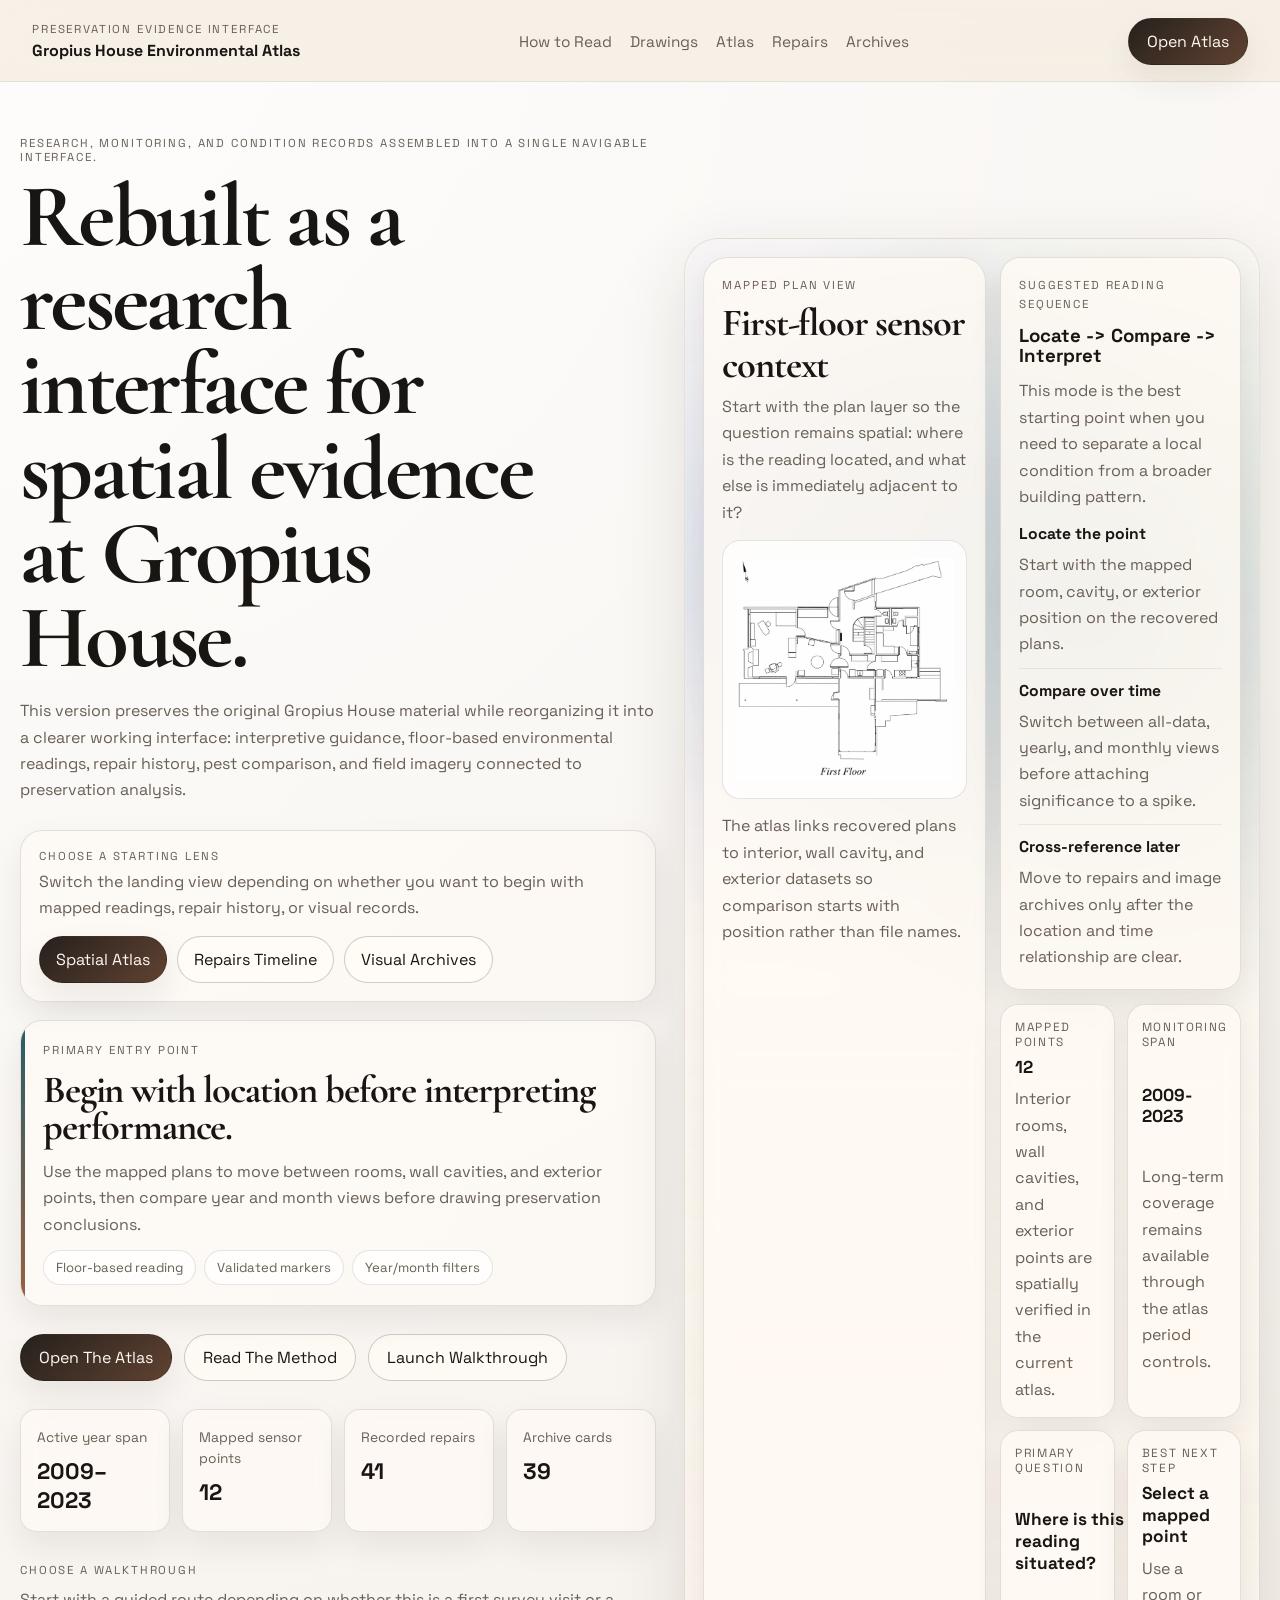
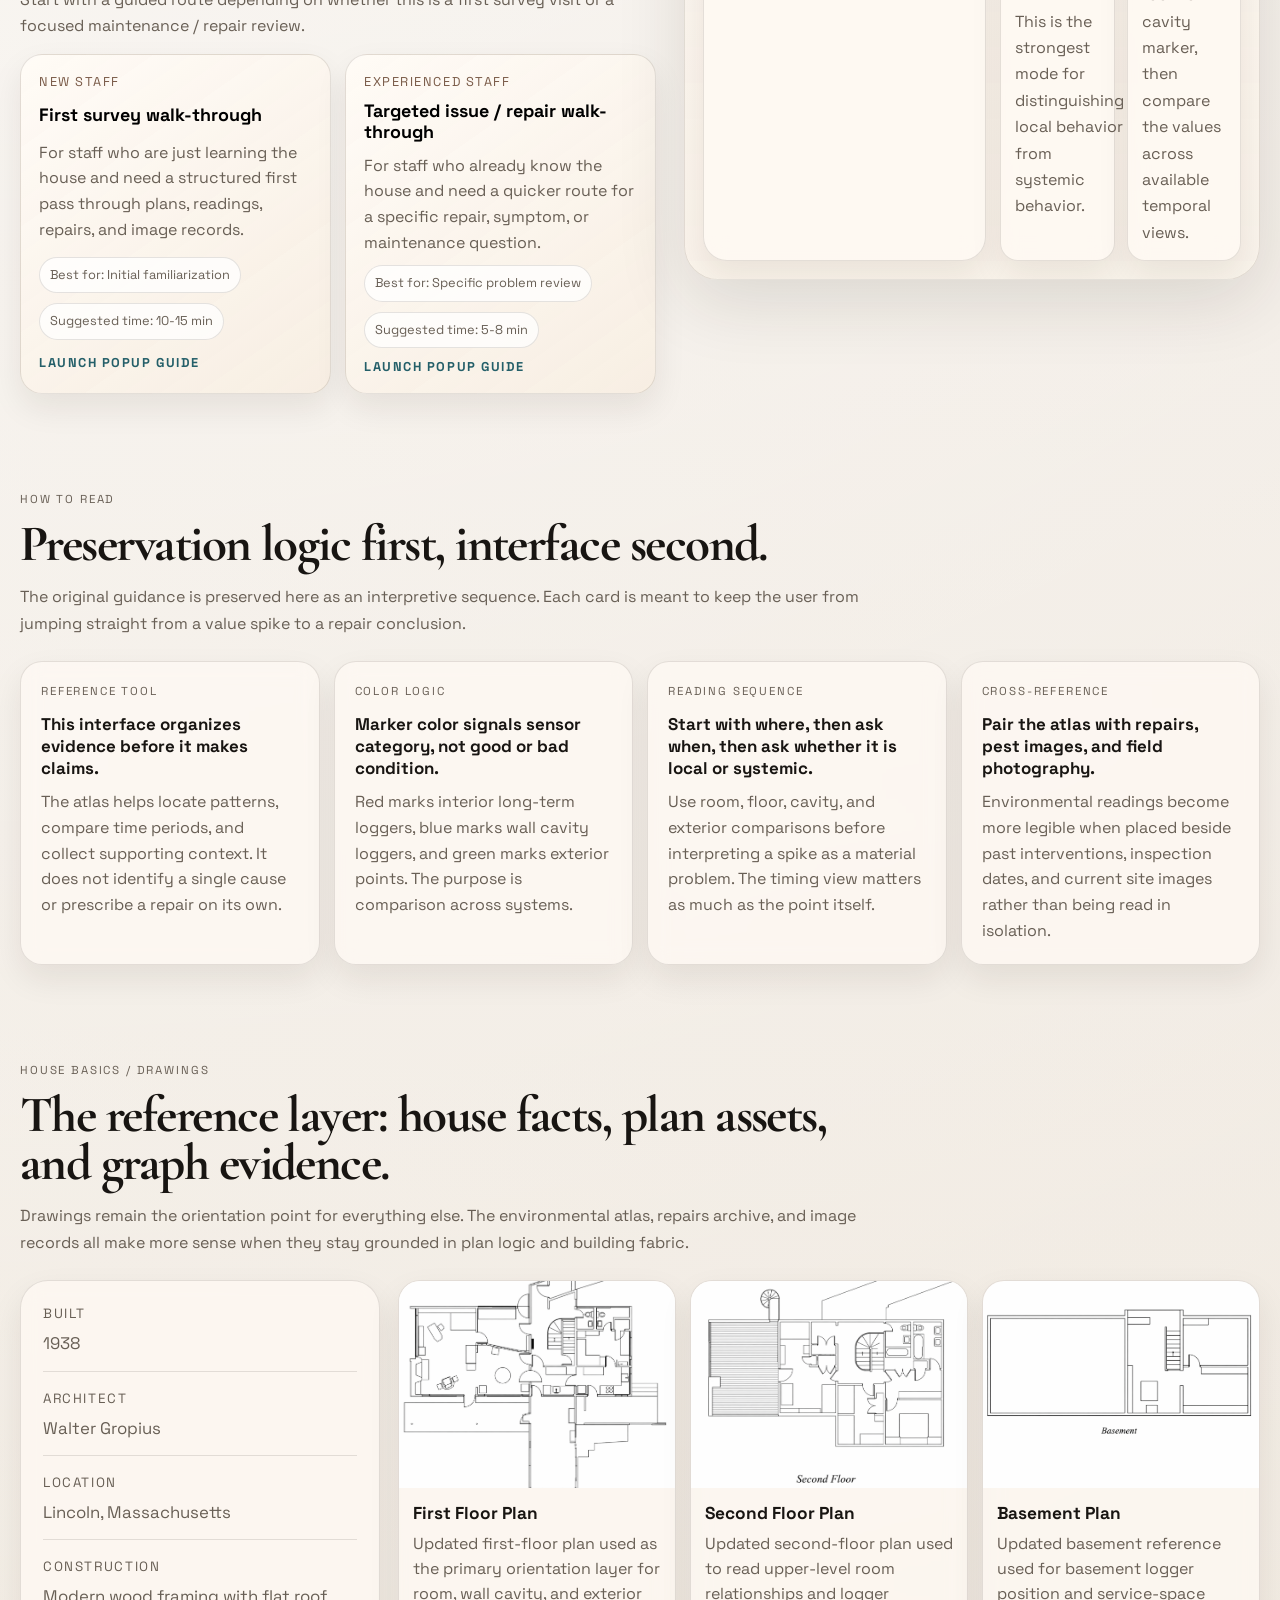
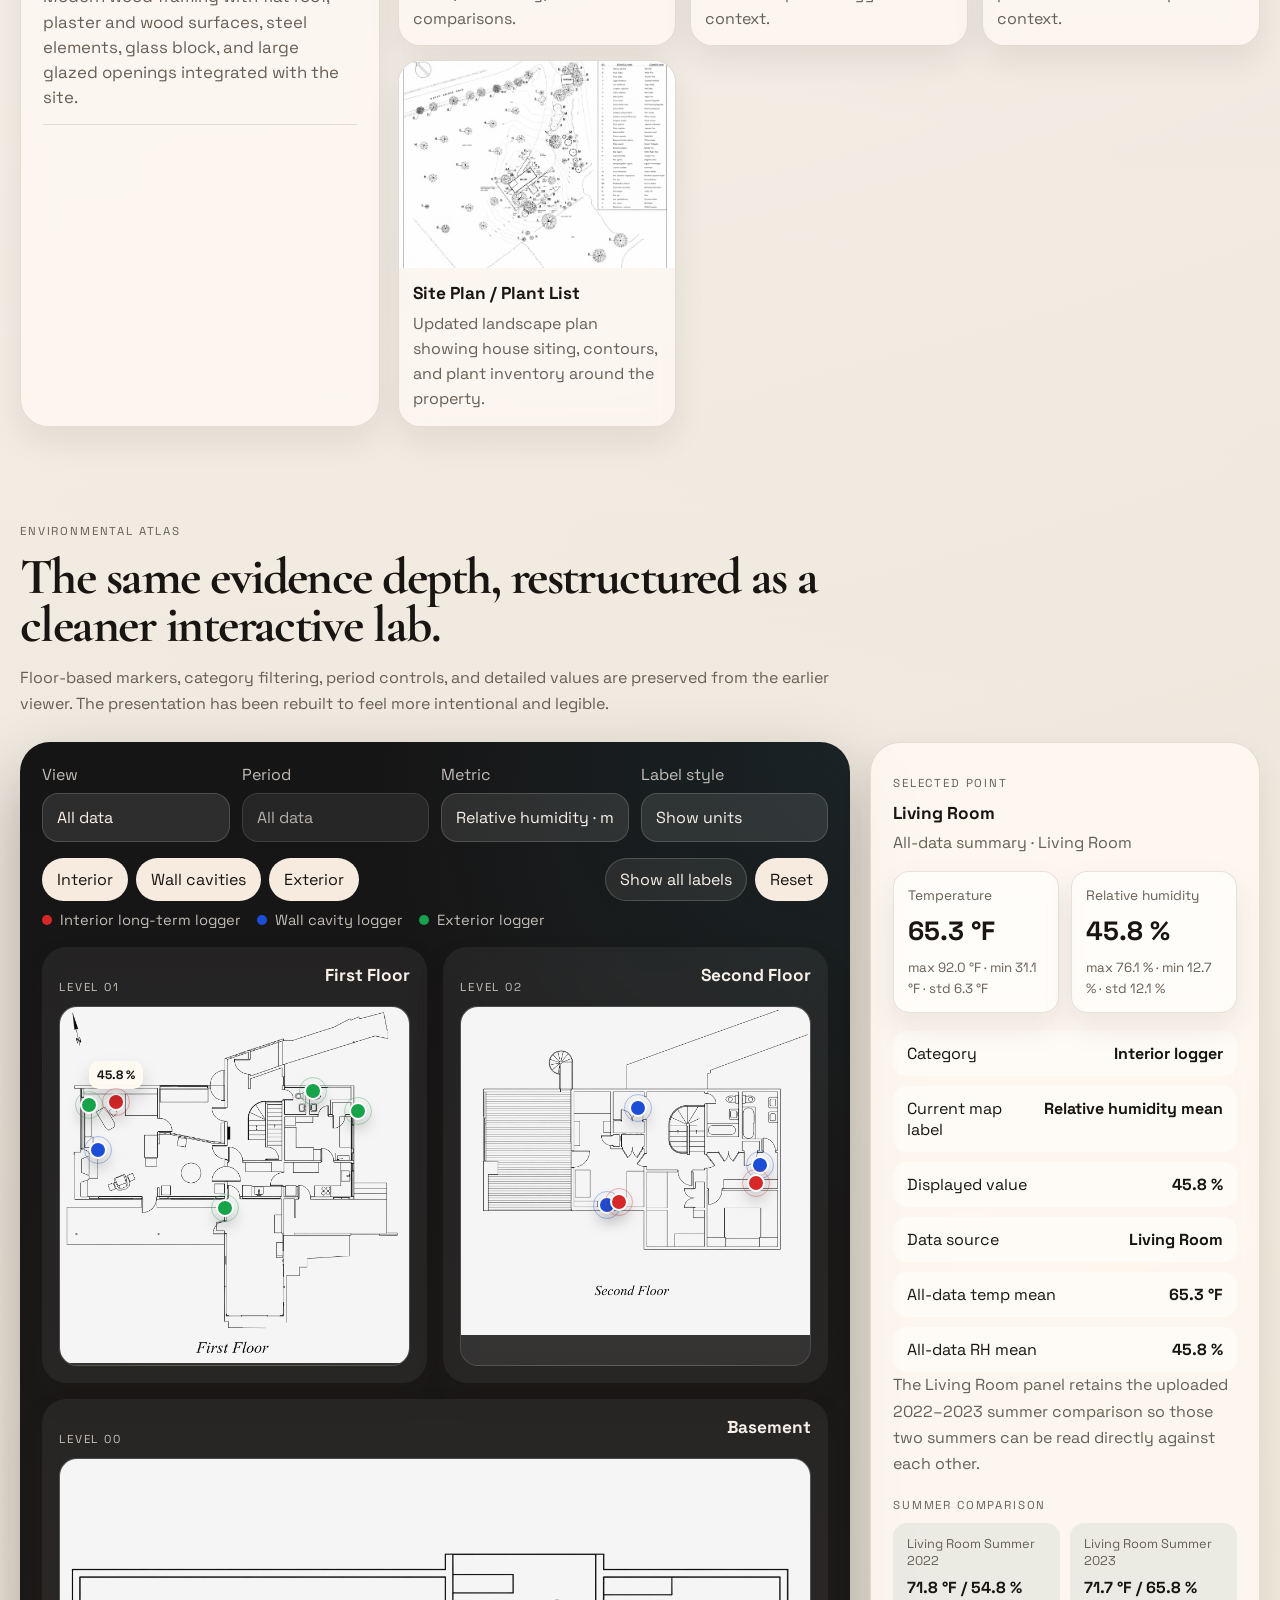
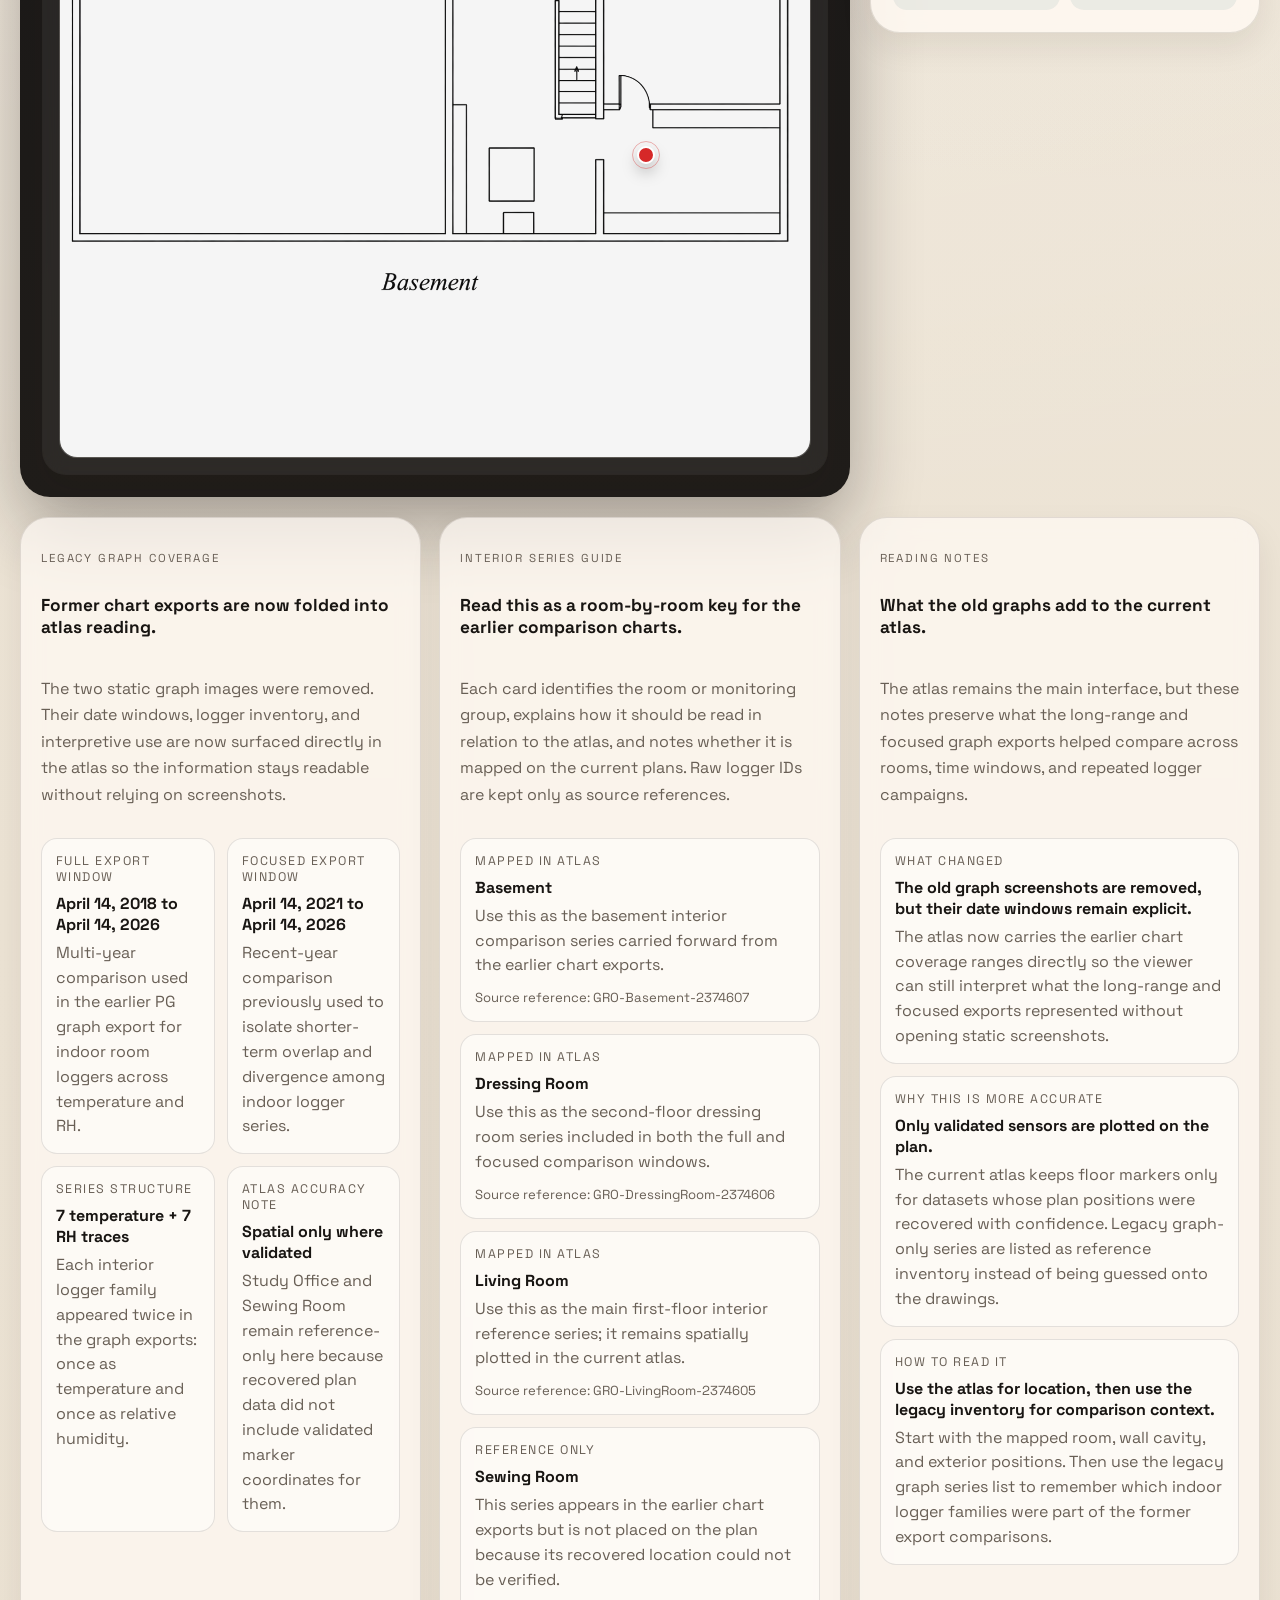
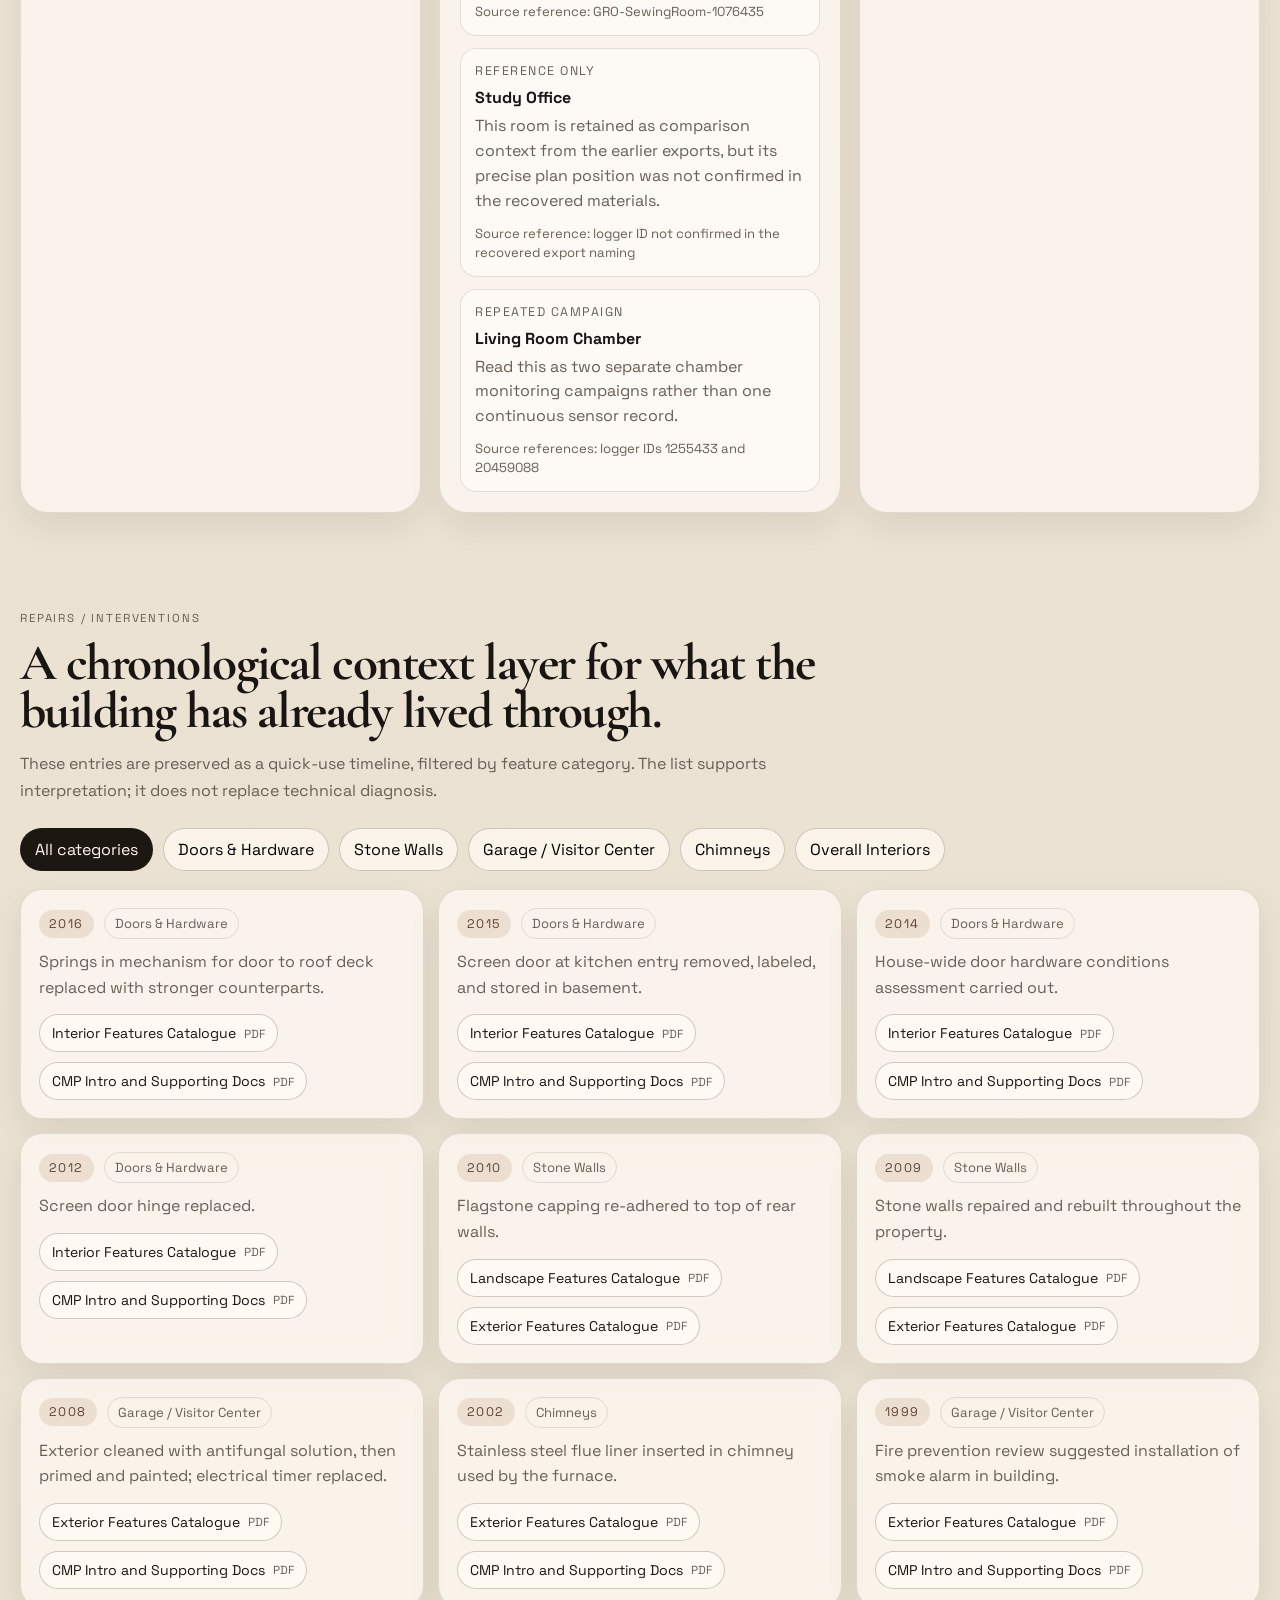
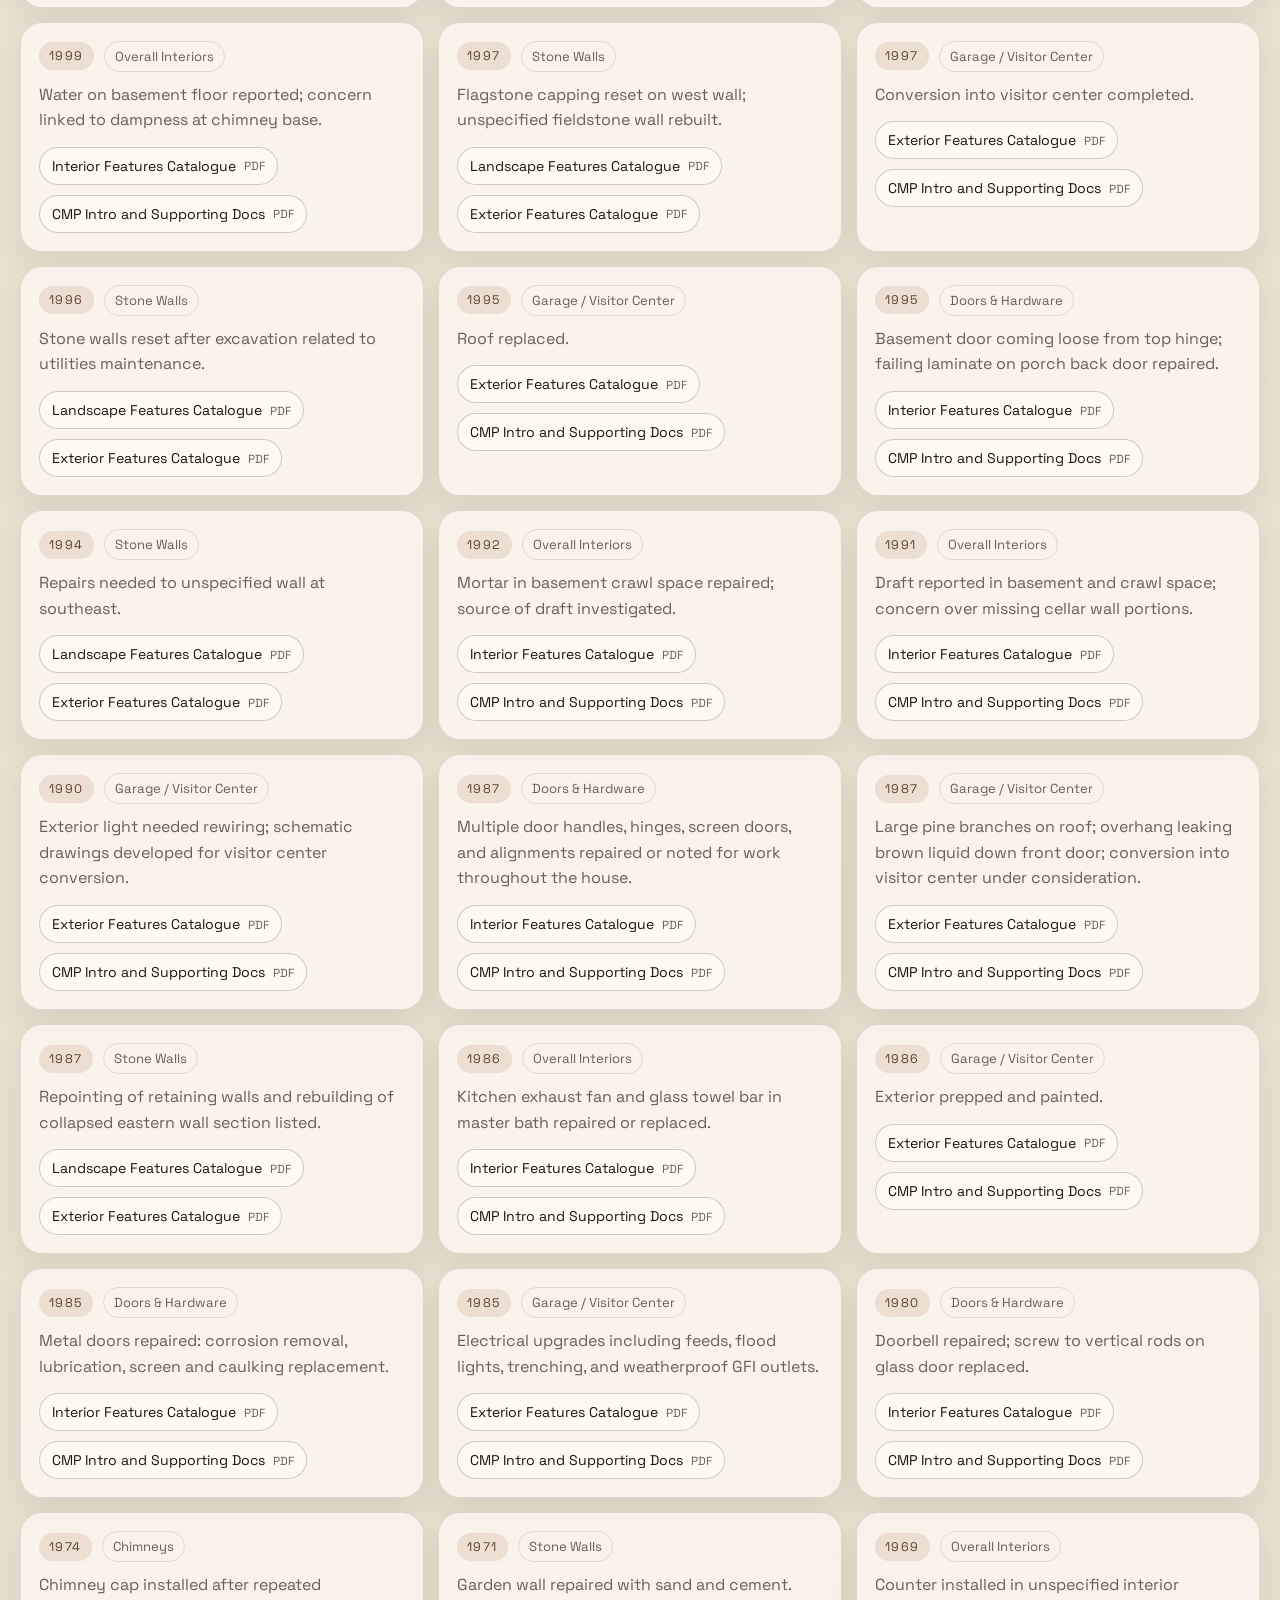
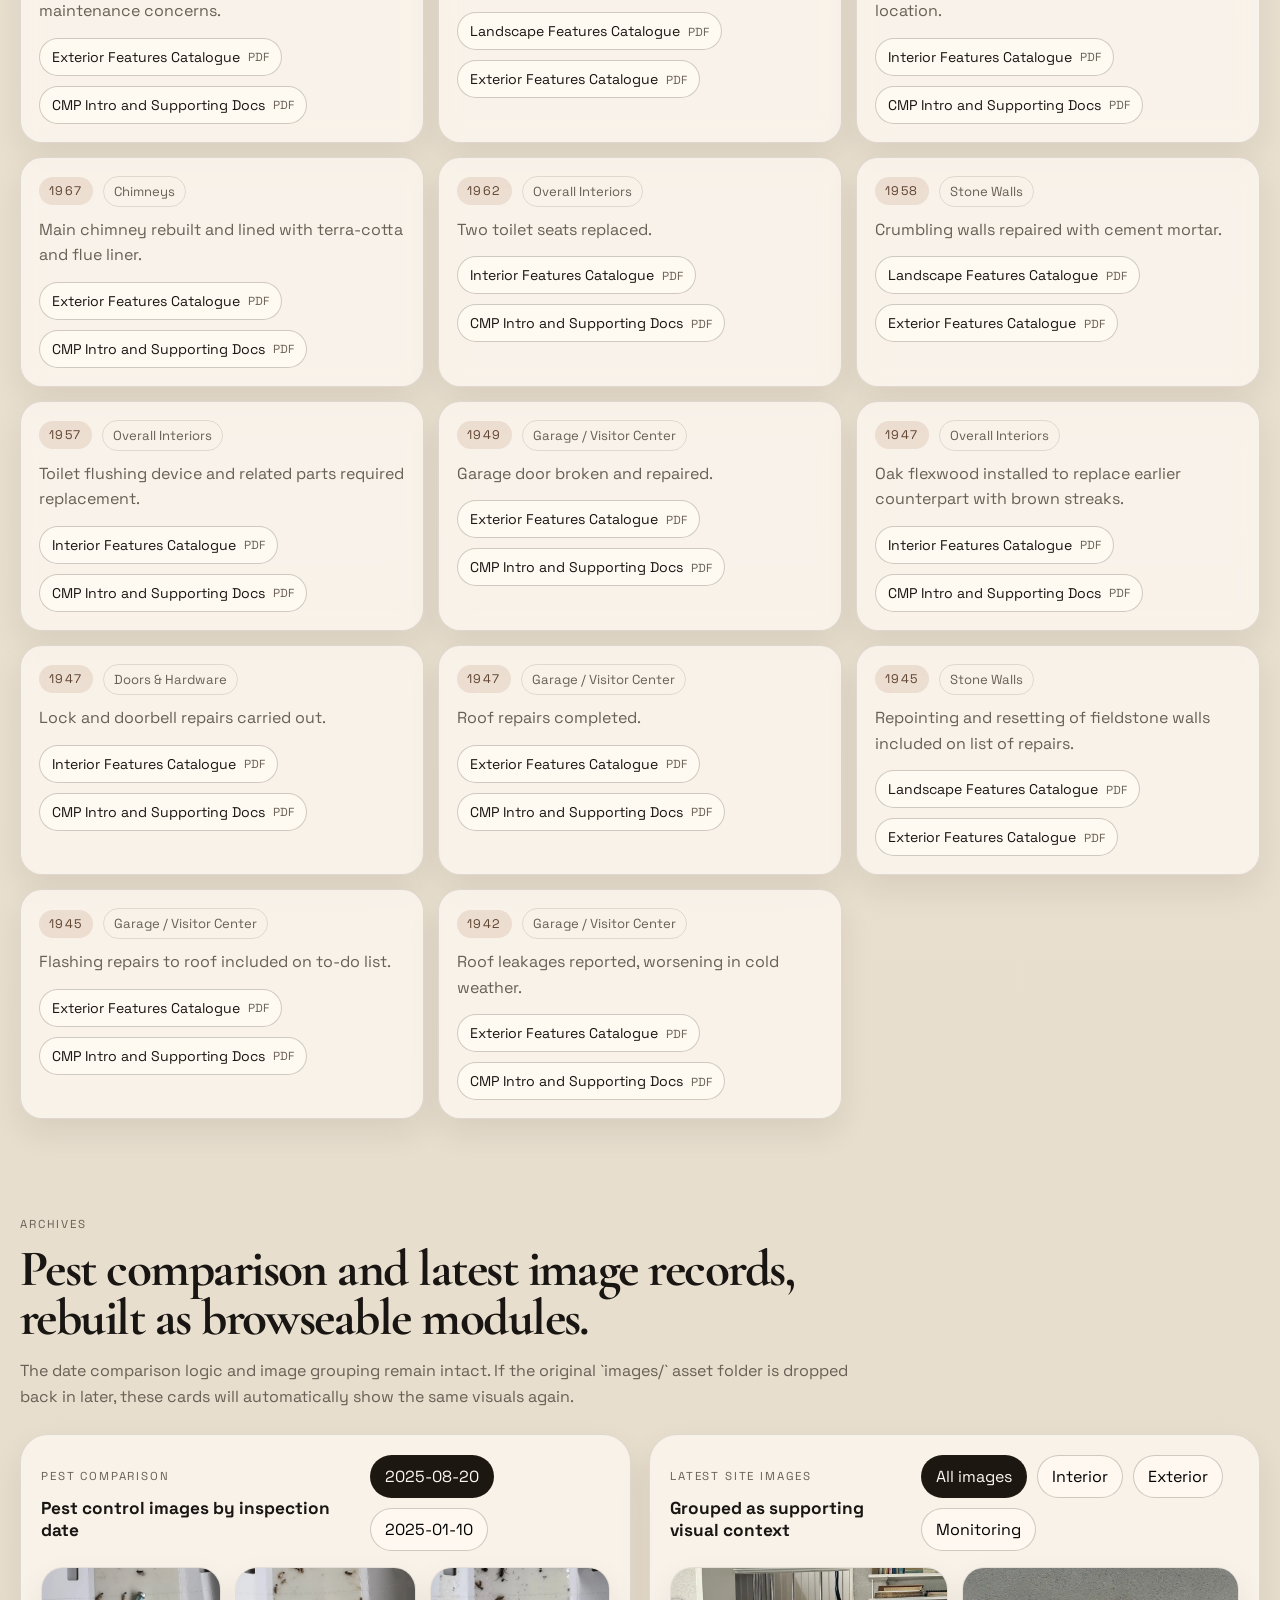
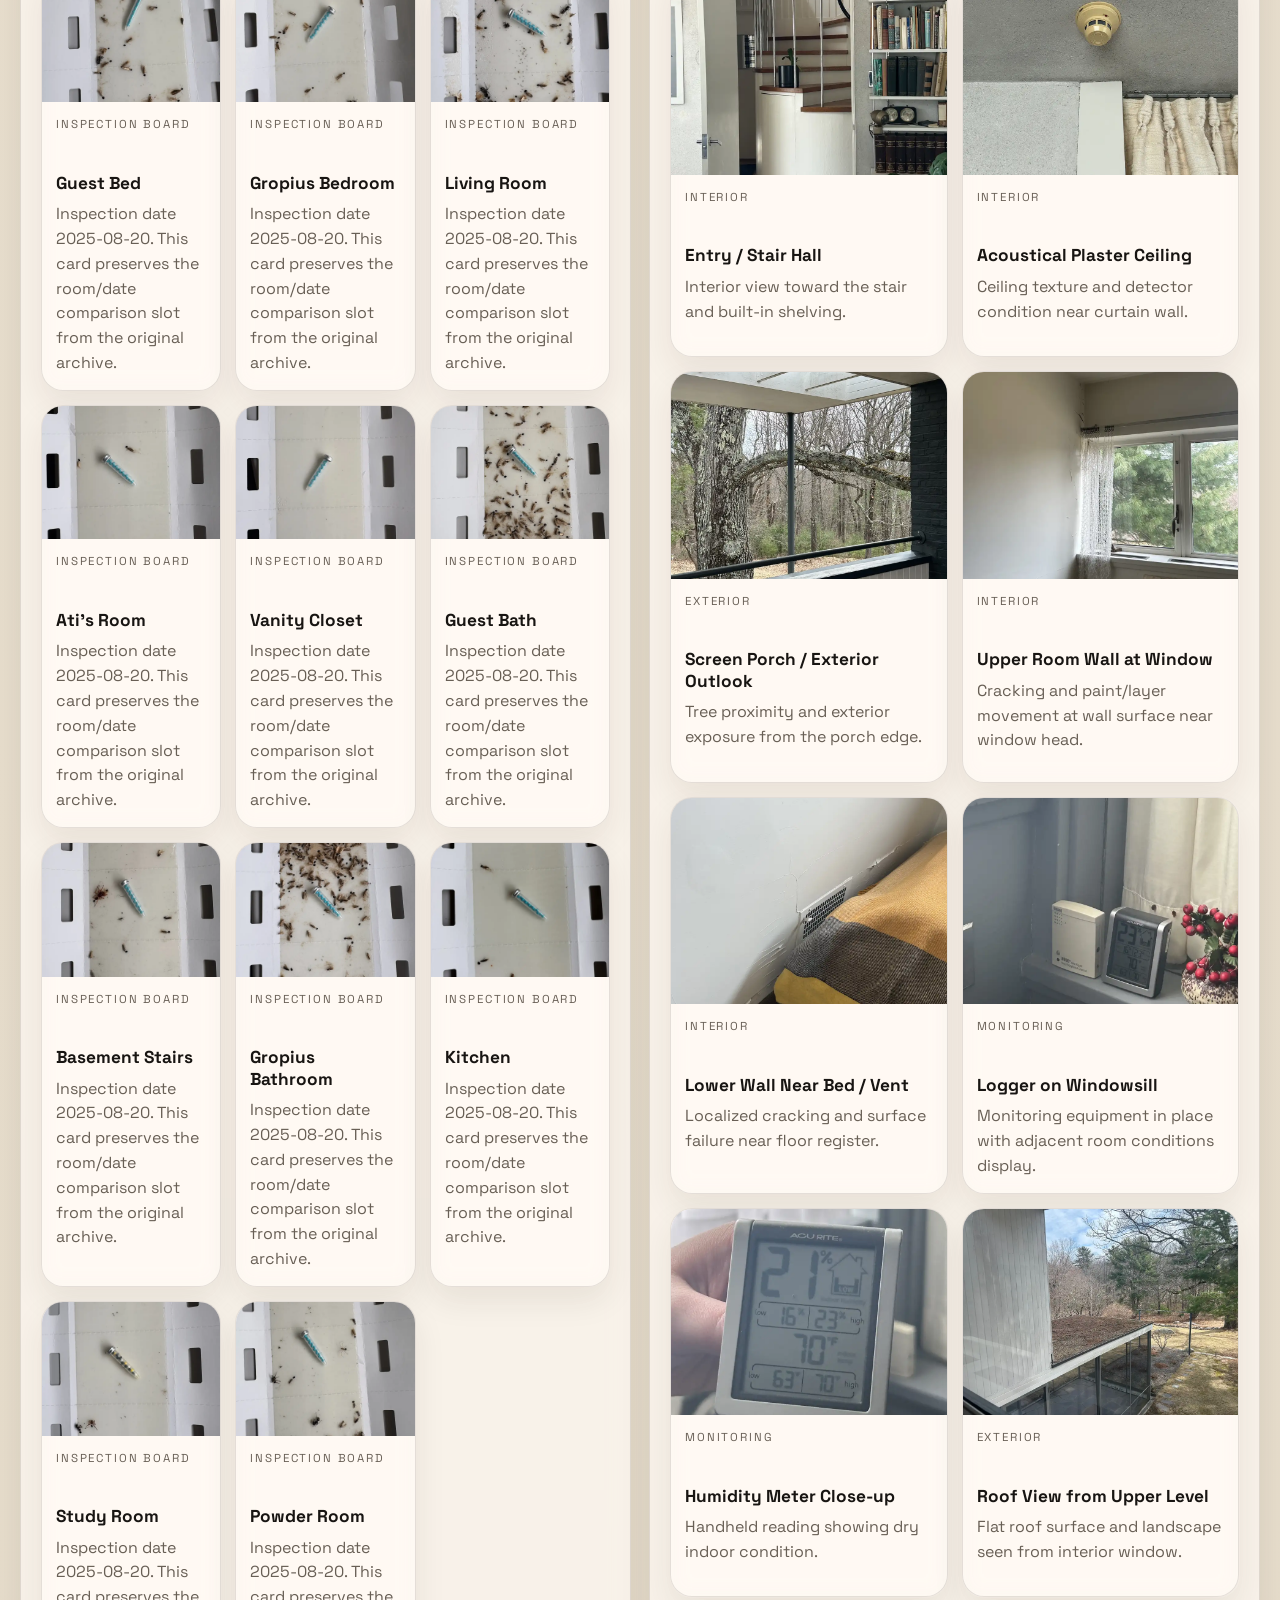
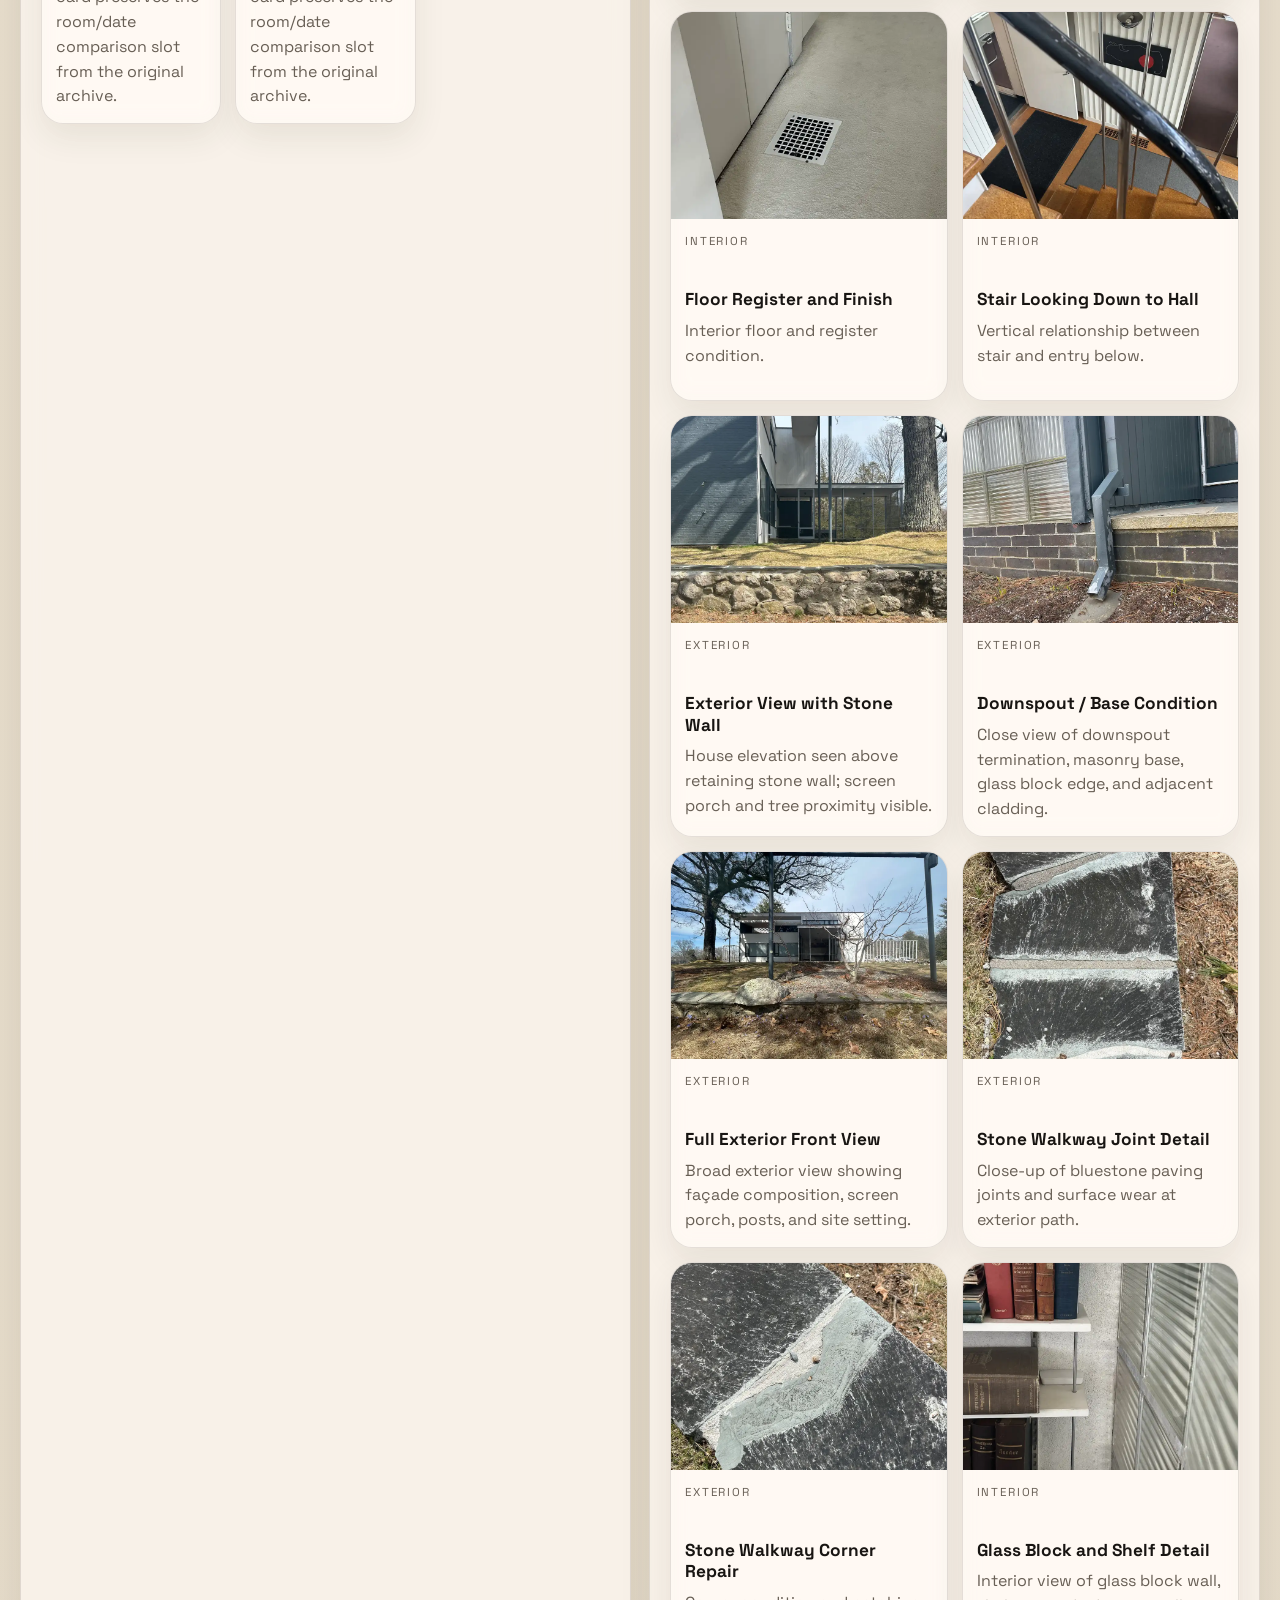
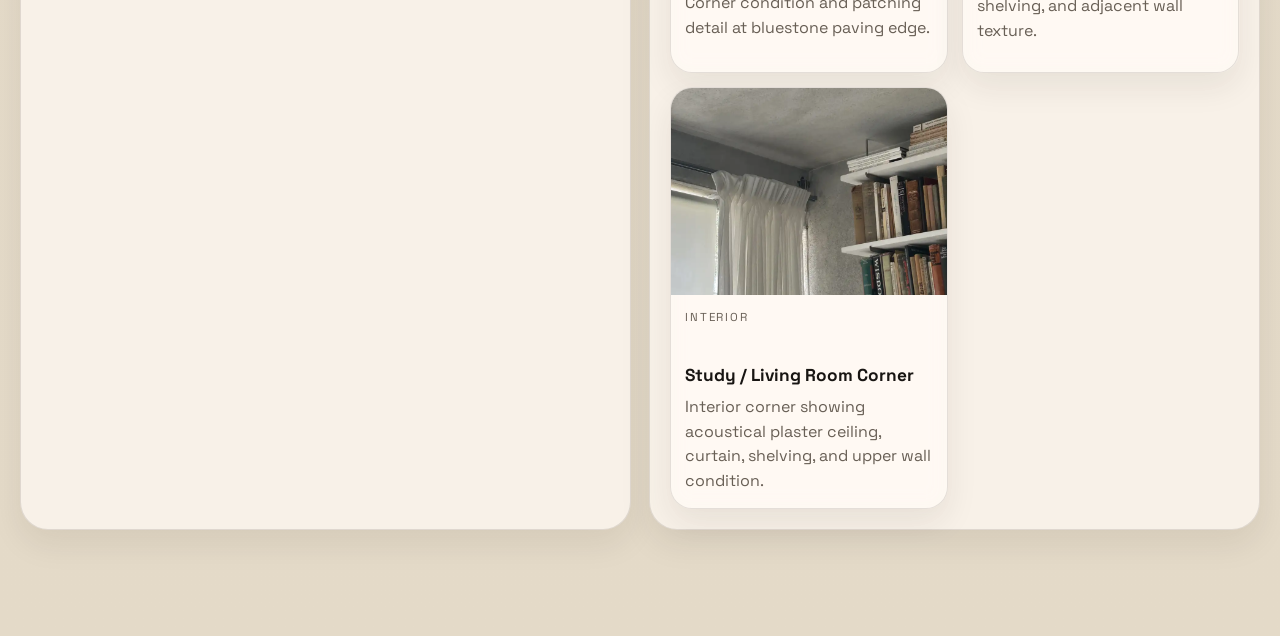
<file: index.html>
<!DOCTYPE html>
<html lang="en">
<head>
  <meta charset="utf-8">
  <meta name="viewport" content="width=device-width, initial-scale=1">
  <title>Gropius House Environmental Atlas</title>
  <meta http-equiv="Cache-Control" content="no-cache, no-store, must-revalidate">
  <meta http-equiv="Pragma" content="no-cache">
  <meta http-equiv="Expires" content="0">
  <meta
    name="description"
    content="A rebuilt, interactive preservation interface for the Gropius House environmental atlas, repairs archive, pest comparison, and image records."
  >
  <link rel="preconnect" href="https://fonts.googleapis.com">
  <link rel="preconnect" href="https://fonts.gstatic.com" crossorigin>
  <link
    href="https://fonts.googleapis.com/css2?family=Cormorant+Garamond:wght@500;600;700&family=Space+Grotesk:wght@400;500;700&display=swap"
    rel="stylesheet"
  >
  <link rel="stylesheet" href="styles.css?v=20260420-8">
</head>
<body>
  <div class="page-noise" aria-hidden="true"></div>

  <header class="site-header">
    <a class="brand" href="#top">
      <span class="brand-kicker">Preservation Evidence Interface</span>
      <span class="brand-title">Gropius House Environmental Atlas</span>
    </a>
    <nav class="site-nav" aria-label="Primary">
      <a href="#logic">How to Read</a>
      <a href="#drawings">Drawings</a>
      <a href="#atlas">Atlas</a>
      <a href="#repairs">Repairs</a>
      <a href="#archives">Archives</a>
    </nav>
    <button class="header-cta" type="button" data-scroll="#atlas">Open Atlas</button>
  </header>

  <main id="top">
    <section class="hero section reveal">
      <div class="hero-copy">
        <p class="eyebrow">Research, monitoring, and condition records assembled into a single navigable interface.</p>
        <h1>Rebuilt as a research interface for spatial evidence at Gropius House.</h1>
        <p class="hero-summary">
          This version preserves the original Gropius House material while reorganizing it into a clearer working
          interface: interpretive guidance, floor-based environmental readings, repair history, pest comparison,
          and field imagery connected to preservation analysis.
        </p>
        <div class="hero-lens-block">
          <div class="hero-lens-head">
            <span class="mini-label">Choose A Starting Lens</span>
            <p>
              Switch the landing view depending on whether you want to begin with mapped readings, repair history, or
              visual records.
            </p>
          </div>
          <div class="hero-lenses" id="heroLenses"></div>
        </div>
        <div class="hero-mode-summary" id="heroModeSummary"></div>
        <div class="hero-actions" id="heroActions"></div>
        <div class="hero-stats" id="heroStats"></div>
        <div class="walkthrough-launch">
          <div class="walkthrough-launch-head">
            <span class="mini-label">Choose A Walkthrough</span>
            <p>
              Start with a guided route depending on whether this is a first survey visit or a focused maintenance /
              repair review.
            </p>
          </div>
          <div class="walkthrough-launch-grid" id="walkthroughLaunchGrid"></div>
        </div>
      </div>

      <div class="hero-stage" id="heroStage">
        <article class="hero-feature-card" id="heroFeatureCard"></article>
        <aside class="hero-context-card" id="heroContextCard"></aside>
        <div class="hero-evidence-grid" id="heroEvidenceGrid"></div>
      </div>
    </section>

    <section id="logic" class="section reveal">
      <div class="section-head">
        <p class="section-kicker">How To Read</p>
        <h2>Preservation logic first, interface second.</h2>
        <p>
          The original guidance is preserved here as an interpretive sequence. Each card is meant to keep the user from
          jumping straight from a value spike to a repair conclusion.
        </p>
      </div>
      <div class="guide-grid" id="guideGrid"></div>
    </section>

    <section id="drawings" class="section reveal">
      <div class="section-head">
        <p class="section-kicker">House Basics / Drawings</p>
        <h2>The reference layer: house facts, plan assets, and graph evidence.</h2>
        <p>
          Drawings remain the orientation point for everything else. The environmental atlas, repairs archive, and
          image records all make more sense when they stay grounded in plan logic and building fabric.
        </p>
      </div>

      <div class="drawings-layout">
        <article class="house-basics-card">
          <div class="fact-stack">
            <span class="fact-label">Built</span>
            <span class="fact-value">1938</span>
          </div>
          <div class="fact-stack">
            <span class="fact-label">Architect</span>
            <span class="fact-value">Walter Gropius</span>
          </div>
          <div class="fact-stack">
            <span class="fact-label">Location</span>
            <span class="fact-value">Lincoln, Massachusetts</span>
          </div>
          <div class="fact-stack">
            <span class="fact-label">Construction</span>
            <span class="fact-value">
              Modern wood framing with flat roof, plaster and wood surfaces, steel elements, glass block, and large
              glazed openings integrated with the site.
            </span>
          </div>
        </article>

        <div class="drawings-gallery" id="drawingsGallery"></div>
      </div>

    </section>

    <section id="atlas" class="section reveal">
      <div class="section-head">
        <p class="section-kicker">Environmental Atlas</p>
        <h2>The same evidence depth, restructured as a cleaner interactive lab.</h2>
        <p>
          Floor-based markers, category filtering, period controls, and detailed values are preserved from the earlier
          viewer. The presentation has been rebuilt to feel more intentional and legible.
        </p>
      </div>

      <div class="atlas-shell">
        <div class="atlas-main">
          <div class="control-shelf">
            <label class="field">
              <span>View</span>
              <select id="periodMode">
                <option value="all">All data</option>
                <option value="year">By year</option>
                <option value="month">By month (average across years)</option>
                <option value="year_month">By year-month</option>
              </select>
            </label>

            <label class="field">
              <span>Period</span>
              <select id="periodSelect"></select>
            </label>

            <label class="field">
              <span>Metric</span>
              <select id="metricSelect">
                <option value="temp_mean">Temperature · mean</option>
                <option value="temp_max">Temperature · max</option>
                <option value="temp_min">Temperature · min</option>
                <option value="temp_std">Temperature · std dev</option>
                <option value="rh_mean" selected>Relative humidity · mean</option>
                <option value="rh_max">Relative humidity · max</option>
                <option value="rh_min">Relative humidity · min</option>
                <option value="rh_std">Relative humidity · std dev</option>
              </select>
            </label>

            <label class="field">
              <span>Label style</span>
              <select id="unitStyle">
                <option value="full">Show units</option>
                <option value="compact">Compact</option>
              </select>
            </label>
          </div>

          <div class="atlas-toolbar">
            <div class="chip-group">
              <button id="toggleInterior" class="chip is-active" type="button">Interior</button>
              <button id="toggleWall" class="chip is-active" type="button">Wall cavities</button>
              <button id="toggleOutside" class="chip is-active" type="button">Exterior</button>
            </div>
            <div class="chip-group">
              <button id="showAllBtn" class="chip" type="button">Show all labels</button>
              <button id="resetBtn" class="chip chip-accent" type="button">Reset</button>
            </div>
          </div>

          <div class="atlas-legend">
            <span><i style="background:#d62828;"></i>Interior long-term logger</span>
            <span><i style="background:#1d4ed8;"></i>Wall cavity logger</span>
            <span><i style="background:#16a34a;"></i>Exterior logger</span>
          </div>

          <div class="atlas-board-grid">
            <article class="floor-panel">
              <div class="floor-head">
                <p>Level 01</p>
                <h3>First Floor</h3>
              </div>
              <div class="floor-stage" id="firstFloor">
                <img class="plan-image" id="firstPlan" alt="First floor plan">
              </div>
            </article>

            <article class="floor-panel">
              <div class="floor-head">
                <p>Level 02</p>
                <h3>Second Floor</h3>
              </div>
              <div class="floor-stage" id="secondFloor">
                <img class="plan-image" id="secondPlan" alt="Second floor plan">
              </div>
            </article>

            <article class="floor-panel basement-panel">
              <div class="floor-head">
                <p>Level 00</p>
                <h3>Basement</h3>
              </div>
              <div class="floor-stage basement-stage" id="basementFloor">
                <img class="plan-image" id="basementPlan" alt="Basement plan">
              </div>
            </article>
          </div>
        </div>

        <aside class="atlas-inspector">
          <p class="panel-kicker">Selected Point</p>
          <h3 id="detailTitle">Select a point</h3>
          <p class="inspector-subtitle" id="detailSubtitle">Click any marker to see detailed values.</p>

          <div class="metric-pairs">
            <article class="metric-tile">
              <span>Temperature</span>
              <strong id="tempMain">—</strong>
              <small id="tempSub">—</small>
            </article>
            <article class="metric-tile">
              <span>Relative humidity</span>
              <strong id="rhMain">—</strong>
              <small id="rhSub">—</small>
            </article>
          </div>

          <div class="detail-table" id="detailTable"></div>
          <div class="inspector-note" id="detailNote"></div>

          <div class="micro-proof">
            <p class="panel-kicker">Summer Comparison</p>
            <div class="mini-proof-grid" id="summerCompare"></div>
          </div>
        </aside>
      </div>

      <div class="atlas-context-grid">
        <article class="archive-panel atlas-context-card">
          <p class="panel-kicker">Legacy Graph Coverage</p>
          <h3>Former chart exports are now folded into atlas reading.</h3>
          <p>
            The two static graph images were removed. Their date windows, logger inventory, and interpretive use are
            now surfaced directly in the atlas so the information stays readable without relying on screenshots.
          </p>
          <div class="graph-meta-grid" id="graphCoverageGrid"></div>
        </article>

        <article class="archive-panel atlas-context-card">
          <p class="panel-kicker">Interior Series Guide</p>
          <h3>Read this as a room-by-room key for the earlier comparison charts.</h3>
          <p>
            Each card identifies the room or monitoring group, explains how it should be read in relation to the atlas,
            and notes whether it is mapped on the current plans. Raw logger IDs are kept only as source references.
          </p>
          <div class="graph-series-list" id="graphSeriesList"></div>
        </article>

        <article class="archive-panel atlas-context-card">
          <p class="panel-kicker">Reading Notes</p>
          <h3>What the old graphs add to the current atlas.</h3>
          <p>
            The atlas remains the main interface, but these notes preserve what the long-range and focused graph exports
            helped compare across rooms, time windows, and repeated logger campaigns.
          </p>
          <div class="graph-notes-list" id="graphNotesList"></div>
        </article>
      </div>
    </section>

    <section id="repairs" class="section reveal">
      <div class="section-head">
        <p class="section-kicker">Repairs / Interventions</p>
        <h2>A chronological context layer for what the building has already lived through.</h2>
        <p>
          These entries are preserved as a quick-use timeline, filtered by feature category. The list supports
          interpretation; it does not replace technical diagnosis.
        </p>
      </div>

      <div class="filter-row" id="repairFilters"></div>
      <div class="repairs-grid" id="repairsList"></div>
    </section>

    <section id="archives" class="section reveal">
      <div class="section-head">
        <p class="section-kicker">Archives</p>
        <h2>Pest comparison and latest image records, rebuilt as browseable modules.</h2>
        <p>
          The date comparison logic and image grouping remain intact. If the original `images/` asset folder is dropped
          back in later, these cards will automatically show the same visuals again.
        </p>
      </div>

      <div class="archive-grid">
        <article class="archive-panel">
          <div class="archive-head">
            <div>
              <p class="panel-kicker">Pest Comparison</p>
              <h3>Pest control images by inspection date</h3>
            </div>
            <div class="filter-row compact" id="pestDateFilters"></div>
          </div>
          <div class="image-grid pest-grid" id="pestGallery"></div>
        </article>

        <article class="archive-panel">
          <div class="archive-head">
            <div>
              <p class="panel-kicker">Latest Site Images</p>
              <h3>Grouped as supporting visual context</h3>
            </div>
            <div class="filter-row compact" id="imageFilters"></div>
          </div>
          <div class="image-grid" id="imagesGallery"></div>
        </article>
      </div>
    </section>
  </main>

  <div class="walkthrough-modal" id="walkthroughModal" hidden aria-hidden="true">
    <div class="walkthrough-shell">
      <button class="walkthrough-close ghost-button" id="walkthroughClose" type="button" aria-label="Close walkthrough">
        Close
      </button>

      <aside class="walkthrough-sidebar">
        <p class="panel-kicker">Interactive Walkthrough</p>
        <h2 id="walkthroughTitle">Choose a route</h2>
        <p id="walkthroughSummary"></p>
        <div class="walkthrough-scenario-nav" id="walkthroughScenarioNav"></div>
        <div class="walkthrough-progress" id="walkthroughProgress"></div>
      </aside>

      <div class="walkthrough-main">
        <div class="walkthrough-step-meta">
          <span class="mini-label" id="walkthroughAudience"></span>
          <strong id="walkthroughStepCounter"></strong>
        </div>
        <article class="walkthrough-step-card" id="walkthroughStepCard"></article>
        <div class="walkthrough-step-actions">
          <button class="ghost-button" id="walkthroughPrev" type="button">Previous</button>
          <button class="ghost-button" id="walkthroughJump" type="button">Open Section</button>
          <button class="primary-button" id="walkthroughNext" type="button">Next Step</button>
        </div>
      </div>
    </div>
  </div>

  <div class="lightbox" id="lightbox" hidden aria-hidden="true">
    <button class="lightbox-close" id="lightboxClose" type="button" aria-label="Close image">Close</button>
    <figure class="lightbox-figure">
      <img id="lightboxImage" alt="">
      <figcaption id="lightboxCaption"></figcaption>
    </figure>
  </div>

  <script src="data.js?v=20260420-8"></script>
  <script src="app.js?v=20260420-8"></script>
</body>
</html>
</file>
<file: styles.css>
:root {
  --paper: #efe7dc;
  --paper-2: #f7f2ea;
  --panel: rgba(255, 250, 244, 0.72);
  --panel-solid: #fffaf4;
  --ink: #181512;
  --muted: #685f55;
  --line: rgba(42, 34, 26, 0.12);
  --line-strong: rgba(42, 34, 26, 0.22);
  --accent: #9d5f3e;
  --accent-soft: rgba(157, 95, 62, 0.14);
  --teal: #245f69;
  --teal-soft: rgba(36, 95, 105, 0.12);
  --red: #d62828;
  --blue: #1d4ed8;
  --green: #16a34a;
  --shadow: 0 22px 70px rgba(43, 31, 18, 0.12);
  --shadow-tight: 0 14px 32px rgba(43, 31, 18, 0.08);
  --radius-xl: 28px;
  --radius-lg: 22px;
  --radius-md: 16px;
  --radius-sm: 12px;
  --header-h: 82px;
}

* {
  box-sizing: border-box;
}

html {
  scroll-behavior: smooth;
}

body {
  margin: 0;
  font-family: "Space Grotesk", sans-serif;
  color: var(--ink);
  background:
    radial-gradient(circle at 0% 0%, rgba(255, 255, 255, 0.9), transparent 36%),
    radial-gradient(circle at 100% 10%, rgba(163, 131, 109, 0.14), transparent 26%),
    linear-gradient(180deg, #f5efe6 0%, #ece3d4 38%, #e4dac8 100%);
  min-height: 100vh;
}

body.modal-open {
  overflow: hidden;
}

img {
  display: block;
  max-width: 100%;
}

button,
select {
  font: inherit;
}

a {
  color: inherit;
  text-decoration: none;
}

.page-noise {
  position: fixed;
  inset: 0;
  pointer-events: none;
  opacity: 0.22;
  background-image:
    radial-gradient(rgba(42, 34, 26, 0.06) 0.6px, transparent 0.6px),
    radial-gradient(rgba(255, 255, 255, 0.14) 0.6px, transparent 0.6px);
  background-position: 0 0, 14px 14px;
  background-size: 28px 28px;
  mix-blend-mode: multiply;
}

.site-header {
  position: sticky;
  top: 0;
  z-index: 20;
  display: grid;
  grid-template-columns: auto 1fr auto;
  align-items: center;
  gap: 20px;
  height: var(--header-h);
  padding: 18px 32px;
  backdrop-filter: blur(18px);
  background: rgba(244, 236, 224, 0.72);
  border-bottom: 1px solid rgba(42, 34, 26, 0.08);
}

.brand {
  display: inline-grid;
  gap: 4px;
}

.brand-kicker,
.eyebrow,
.section-kicker,
.panel-kicker,
.card-kicker,
.mini-label,
.plan-card-topline {
  font-size: 0.72rem;
  letter-spacing: 0.16em;
  text-transform: uppercase;
  color: var(--muted);
}

.brand-title {
  font-weight: 700;
}

.site-nav {
  display: flex;
  justify-content: center;
  flex-wrap: wrap;
  gap: 18px;
}

.site-nav a {
  position: relative;
  font-size: 0.96rem;
  color: var(--muted);
}

.site-nav a::after {
  content: "";
  position: absolute;
  left: 0;
  right: 0;
  bottom: -5px;
  height: 1px;
  background: var(--ink);
  transform: scaleX(0);
  transform-origin: center;
  transition: transform 180ms ease;
}

.site-nav a:hover::after,
.site-nav a:focus-visible::after {
  transform: scaleX(1);
}

.header-cta,
.primary-button,
.ghost-button,
.chip,
.lightbox-close {
  border: 1px solid var(--line-strong);
  border-radius: 999px;
  cursor: pointer;
  transition:
    transform 180ms ease,
    border-color 180ms ease,
    background 180ms ease,
    color 180ms ease,
    box-shadow 180ms ease;
}

.header-cta,
.primary-button {
  color: #fff9f3;
  background: linear-gradient(135deg, #26211d 0%, #604231 100%);
  box-shadow: var(--shadow-tight);
}

.header-cta,
.ghost-button,
.primary-button {
  padding: 12px 18px;
}

.ghost-button,
.chip,
.lightbox-close {
  color: var(--ink);
  background: rgba(255, 251, 245, 0.74);
}

.header-cta:hover,
.primary-button:hover,
.ghost-button:hover,
.chip:hover,
.lightbox-close:hover {
  transform: translateY(-1px);
}

main {
  width: min(1440px, calc(100vw - 40px));
  margin: 0 auto;
  padding-bottom: 64px;
}

.section {
  padding: 42px 0;
}

.hero {
  display: grid;
  grid-template-columns: 1.05fr 0.95fr;
  gap: 28px;
  min-height: calc(100vh - var(--header-h));
  align-items: center;
}

.hero h1,
.section-head h2 {
  margin: 0;
  font-family: "Cormorant Garamond", serif;
  font-weight: 700;
  letter-spacing: -0.03em;
  line-height: 0.94;
}

.hero h1 {
  font-size: clamp(3.3rem, 7vw, 7rem);
  max-width: 12ch;
}

.section-head {
  max-width: 860px;
  margin-bottom: 24px;
}

.section-head h2 {
  font-size: clamp(2.3rem, 4vw, 4rem);
  margin-bottom: 12px;
}

.section-head p,
.hero-summary,
.mini-panel p,
.plan-card-note,
.house-basics-card,
.inspector-note,
.archive-panel p,
.evidence-copy p {
  color: var(--muted);
  line-height: 1.65;
}

.hero-summary {
  max-width: 64ch;
  margin: 18px 0 0;
}

.hero-copy {
  display: grid;
  align-content: center;
}

.hero-lens-block {
  margin-top: 26px;
  padding: 18px;
  border-radius: var(--radius-lg);
  border: 1px solid var(--line);
  background: rgba(255, 250, 244, 0.54);
  box-shadow: var(--shadow-tight);
}

.hero-lens-head {
  display: grid;
  gap: 6px;
}

.hero-lens-head p,
.hero-mode-summary p,
.hero-context-card p,
.hero-feature-copy p,
.hero-context-list li,
.hero-evidence-card p {
  margin: 0;
  color: var(--muted);
  line-height: 1.65;
}

.hero-lenses {
  display: flex;
  flex-wrap: wrap;
  gap: 10px;
  margin-top: 14px;
}

.hero-lens {
  border: 1px solid var(--line-strong);
  border-radius: 999px;
  padding: 12px 16px;
  background: rgba(255, 251, 245, 0.78);
  color: var(--ink);
  cursor: pointer;
  transition:
    transform 180ms ease,
    background 180ms ease,
    color 180ms ease,
    border-color 180ms ease,
    box-shadow 180ms ease;
}

.hero-lens:hover,
.hero-lens:focus-visible {
  transform: translateY(-1px);
}

.hero-lens.is-active {
  color: #fff9f3;
  border-color: rgba(24, 21, 18, 0.12);
  background: linear-gradient(135deg, #26211d 0%, #604231 100%);
  box-shadow: var(--shadow-tight);
}

.hero-mode-summary {
  position: relative;
  overflow: hidden;
  margin-top: 18px;
  padding: 20px 22px;
  border-radius: var(--radius-lg);
  border: 1px solid var(--line);
  background: rgba(255, 251, 246, 0.62);
  box-shadow: var(--shadow-tight);
  display: grid;
  gap: 12px;
}

.hero-mode-summary::before {
  content: "";
  position: absolute;
  inset: 0 auto 0 0;
  width: 4px;
  background: linear-gradient(180deg, var(--teal), var(--accent));
}

.hero-mode-summary h2 {
  margin: 0;
  font-family: "Cormorant Garamond", serif;
  font-size: clamp(1.9rem, 3vw, 3rem);
  line-height: 0.98;
  letter-spacing: -0.03em;
}

.hero-badge-row {
  display: flex;
  flex-wrap: wrap;
  gap: 8px;
}

.hero-badge {
  display: inline-flex;
  align-items: center;
  padding: 8px 12px;
  border-radius: 999px;
  background: rgba(255, 255, 255, 0.78);
  border: 1px solid var(--line);
  font-size: 0.82rem;
  color: var(--muted);
}

.hero-actions,
.hero-stats,
.hero-sidecards,
.atlas-toolbar,
.atlas-legend,
.control-shelf,
.metric-pairs,
.filter-row,
.chip-group,
.archive-grid,
.evidence-strip,
.guide-grid,
.drawings-layout,
.hero-media {
  display: grid;
}

.hero-actions {
  grid-auto-flow: column;
  justify-content: start;
  gap: 12px;
  margin-top: 28px;
}

.hero-stats {
  grid-template-columns: repeat(4, minmax(0, 1fr));
  gap: 12px;
  margin-top: 28px;
}

.walkthrough-launch {
  margin-top: 26px;
  display: grid;
  gap: 14px;
}

.walkthrough-launch-head {
  max-width: 60ch;
}

.walkthrough-launch-head p {
  margin: 8px 0 0;
  color: var(--muted);
  line-height: 1.65;
}

.walkthrough-launch-grid {
  display: grid;
  grid-template-columns: repeat(2, minmax(0, 1fr));
  gap: 14px;
}

.walkthrough-launch-card {
  display: grid;
  gap: 10px;
  text-align: left;
  padding: 18px;
  border-radius: var(--radius-lg);
  border: 1px solid var(--line);
  background:
    linear-gradient(145deg, rgba(255, 251, 246, 0.92), rgba(246, 236, 223, 0.84)),
    var(--panel);
  box-shadow: var(--shadow-tight);
  cursor: pointer;
  transition:
    transform 180ms ease,
    box-shadow 180ms ease,
    border-color 180ms ease;
}

.walkthrough-launch-card:hover,
.walkthrough-launch-card:focus-visible {
  transform: translateY(-2px);
  box-shadow: var(--shadow);
  border-color: rgba(53, 95, 101, 0.28);
}

.walkthrough-launch-card strong {
  font-size: 1.12rem;
  line-height: 1.2;
}

.walkthrough-launch-card p,
.walkthrough-launch-stats span {
  color: var(--muted);
  line-height: 1.6;
  margin: 0;
}

.walkthrough-launch-label,
.walkthrough-launch-cta {
  font-size: 0.8rem;
  letter-spacing: 0.12em;
  text-transform: uppercase;
}

.walkthrough-launch-label {
  color: #7a5b48;
}

.walkthrough-launch-stats {
  display: flex;
  flex-wrap: wrap;
  gap: 10px;
}

.walkthrough-launch-stats span {
  padding: 7px 10px;
  border-radius: 999px;
  background: rgba(255, 255, 255, 0.76);
  border: 1px solid var(--line);
  font-size: 0.8rem;
}

.walkthrough-launch-cta {
  color: var(--teal);
  font-weight: 700;
}

.stat-card,
.mini-panel,
.plan-card,
.house-basics-card,
.archive-panel,
.metric-tile,
.floor-panel,
.atlas-inspector,
.evidence-card,
.repair-card,
.guide-card,
.image-card,
.drawing-card {
  border: 1px solid var(--line);
  background: var(--panel);
  backdrop-filter: blur(10px);
  box-shadow: var(--shadow-tight);
}

.stat-card {
  padding: 16px;
  border-radius: var(--radius-md);
}

.stat-card strong {
  display: block;
  font-size: 1.4rem;
  margin-top: 10px;
}

.stat-card span {
  font-size: 0.86rem;
  color: var(--muted);
}

.hero-media {
  gap: 16px;
}

.hero-stage {
  position: relative;
  isolation: isolate;
  overflow: hidden;
  min-height: 640px;
  padding: 18px;
  border-radius: calc(var(--radius-xl) + 6px);
  border: 1px solid var(--line);
  background:
    linear-gradient(180deg, rgba(255, 251, 245, 0.74), rgba(248, 240, 229, 0.56)),
    rgba(255, 250, 244, 0.62);
  box-shadow: var(--shadow);
  display: grid;
  grid-template-columns: minmax(0, 1.08fr) minmax(0, 0.92fr);
  gap: 14px;
  align-content: start;
  --pointer-x: 72%;
  --pointer-y: 22%;
}

.hero-stage::before {
  content: "";
  position: absolute;
  inset: 0;
  z-index: -2;
  background:
    radial-gradient(circle at var(--pointer-x) var(--pointer-y), rgba(36, 95, 105, 0.22), transparent 34%),
    radial-gradient(circle at 14% 18%, rgba(157, 95, 62, 0.18), transparent 28%);
  transition: background 220ms ease;
}

.hero-stage::after {
  content: "";
  position: absolute;
  inset: 0;
  z-index: -1;
  opacity: 0.38;
  background-image:
    linear-gradient(rgba(255, 255, 255, 0.18) 1px, transparent 1px),
    linear-gradient(90deg, rgba(255, 255, 255, 0.12) 1px, transparent 1px);
  background-size: 32px 32px;
  mask-image: linear-gradient(180deg, rgba(0, 0, 0, 0.72), transparent 92%);
}

.hero-stage[data-mode="atlas"]::before {
  background:
    radial-gradient(circle at var(--pointer-x) var(--pointer-y), rgba(36, 95, 105, 0.22), transparent 34%),
    radial-gradient(circle at 14% 18%, rgba(29, 78, 216, 0.12), transparent 30%);
}

.hero-stage[data-mode="repairs"]::before {
  background:
    radial-gradient(circle at var(--pointer-x) var(--pointer-y), rgba(157, 95, 62, 0.24), transparent 34%),
    radial-gradient(circle at 18% 24%, rgba(214, 40, 40, 0.11), transparent 28%);
}

.hero-stage[data-mode="archives"]::before {
  background:
    radial-gradient(circle at var(--pointer-x) var(--pointer-y), rgba(22, 163, 74, 0.18), transparent 34%),
    radial-gradient(circle at 16% 20%, rgba(36, 95, 105, 0.15), transparent 28%);
}

.hero-feature-card,
.hero-context-card,
.hero-evidence-card {
  border: 1px solid var(--line);
  background: rgba(255, 250, 244, 0.78);
  backdrop-filter: blur(10px);
  box-shadow: var(--shadow-tight);
}

.hero-feature-card {
  grid-row: 1 / span 2;
  padding: 18px;
  border-radius: 24px;
  display: grid;
  gap: 14px;
  align-content: start;
  min-height: 604px;
}

.hero-feature-copy {
  display: grid;
  gap: 8px;
}

.hero-feature-copy h2,
.hero-context-card h3 {
  margin: 0;
  line-height: 1.08;
}

.hero-feature-copy h2 {
  font-family: "Cormorant Garamond", serif;
  font-size: clamp(2rem, 3vw, 3.2rem);
  letter-spacing: -0.03em;
}

.hero-feature-image {
  width: 100%;
  aspect-ratio: 1 / 1.06;
  border-radius: 18px;
  border: 1px solid var(--line);
  cursor: zoom-in;
  background: rgba(255, 255, 255, 0.76);
}

.hero-feature-image[data-fit="cover"] {
  object-fit: cover;
}

.hero-feature-image[data-fit="contain"] {
  object-fit: contain;
  padding: 12px;
}

.hero-context-card {
  padding: 18px;
  border-radius: 20px;
  display: grid;
  gap: 12px;
  align-content: start;
}

.hero-context-list {
  list-style: none;
  padding: 0;
  margin: 0;
  display: grid;
  gap: 10px;
}

.hero-context-list li {
  padding-top: 10px;
  border-top: 1px solid rgba(42, 34, 26, 0.08);
}

.hero-context-list li:first-child {
  padding-top: 0;
  border-top: 0;
}

.hero-context-list strong {
  display: block;
  margin-bottom: 4px;
  color: var(--ink);
  font-size: 0.98rem;
}

.hero-evidence-grid {
  display: grid;
  grid-template-columns: repeat(2, minmax(0, 1fr));
  gap: 12px;
  align-content: start;
}

.hero-evidence-card {
  padding: 14px;
  border-radius: 18px;
  display: grid;
  gap: 8px;
  transition: transform 180ms ease, box-shadow 180ms ease;
}

.hero-evidence-card:hover {
  transform: translateY(-2px);
}

.hero-evidence-card span {
  font-size: 0.74rem;
  letter-spacing: 0.14em;
  text-transform: uppercase;
  color: var(--muted);
}

.hero-evidence-card strong {
  font-size: 1.08rem;
  line-height: 1.25;
}

.plan-card {
  position: relative;
  padding: 18px;
  border-radius: var(--radius-xl);
  overflow: hidden;
}

.plan-card::before {
  content: "";
  position: absolute;
  inset: auto -20% 0 auto;
  width: 260px;
  height: 260px;
  border-radius: 999px;
  background: radial-gradient(circle, rgba(157, 95, 62, 0.18), transparent 68%);
}

.plan-card-image {
  width: 100%;
  aspect-ratio: 1 / 1.1;
  object-fit: cover;
  border-radius: 18px;
  border: 1px solid var(--line);
  margin-top: 14px;
  filter: contrast(1.03) saturate(0.9);
  cursor: zoom-in;
}

.hero-sidecards {
  grid-template-columns: repeat(2, minmax(0, 1fr));
  gap: 12px;
}

.walkthrough-modal {
  position: fixed;
  inset: 0;
  z-index: 28;
  display: grid;
  place-items: center;
  padding: 28px;
  background: rgba(16, 13, 11, 0.72);
  backdrop-filter: blur(14px);
}

.walkthrough-modal[hidden] {
  display: none !important;
}

.walkthrough-shell {
  position: relative;
  width: min(1180px, calc(100vw - 56px));
  max-height: calc(100vh - 56px);
  overflow: auto;
  display: grid;
  grid-template-columns: minmax(280px, 0.38fr) minmax(0, 0.62fr);
  gap: 18px;
  padding: 20px;
  border-radius: 28px;
  border: 1px solid rgba(255, 246, 236, 0.16);
  background:
    radial-gradient(circle at top left, rgba(255, 255, 255, 0.12), transparent 42%),
    linear-gradient(145deg, rgba(28, 23, 19, 0.96), rgba(58, 43, 32, 0.92));
  box-shadow: 0 28px 90px rgba(0, 0, 0, 0.32);
}

.walkthrough-sidebar,
.walkthrough-step-card {
  border-radius: 24px;
  border: 1px solid rgba(255, 242, 232, 0.12);
  background: rgba(255, 249, 243, 0.08);
}

.walkthrough-sidebar {
  display: grid;
  align-content: start;
  gap: 14px;
  padding: 22px;
  color: #fff8f0;
}

.walkthrough-sidebar h2,
.walkthrough-step-copy h3 {
  margin: 0;
  font-family: "Cormorant Garamond", serif;
  line-height: 0.98;
  letter-spacing: -0.03em;
}

.walkthrough-sidebar .panel-kicker,
.walkthrough-step-meta .mini-label,
.walkthrough-step-copy .panel-kicker {
  color: rgba(255, 242, 232, 0.62);
}

.walkthrough-sidebar h2 {
  font-size: clamp(2rem, 3vw, 3.4rem);
}

.walkthrough-sidebar p {
  margin: 0;
  color: rgba(255, 242, 232, 0.78);
  line-height: 1.65;
}

.walkthrough-scenario-nav {
  display: flex;
  flex-wrap: wrap;
  gap: 10px;
}

.walkthrough-scenario-pill,
.walkthrough-progress-dot {
  border: 1px solid rgba(255, 243, 235, 0.18);
  background: rgba(255, 250, 244, 0.08);
  color: #fff4ea;
}

.walkthrough-scenario-pill {
  padding: 10px 14px;
  border-radius: 999px;
  cursor: pointer;
  transition: background 180ms ease, transform 180ms ease;
}

.walkthrough-scenario-pill.is-active {
  background: linear-gradient(135deg, #f2c79f 0%, #d79a6c 100%);
  color: #2b190e;
  border-color: transparent;
}

.walkthrough-progress {
  display: flex;
  gap: 10px;
  flex-wrap: wrap;
}

.walkthrough-progress-dot {
  width: 16px;
  height: 16px;
  border-radius: 999px;
  cursor: pointer;
}

.walkthrough-progress-dot.is-active {
  background: linear-gradient(135deg, #95d8d7 0%, #3f8b92 100%);
  border-color: transparent;
}

.walkthrough-main {
  display: grid;
  align-content: start;
  gap: 14px;
}

.walkthrough-step-meta {
  display: flex;
  justify-content: space-between;
  align-items: center;
  gap: 12px;
  padding: 0 4px;
  color: #fff6ee;
}

.walkthrough-step-card {
  overflow: hidden;
  display: grid;
  grid-template-columns: minmax(0, 0.46fr) minmax(0, 0.54fr);
  min-height: 460px;
}

.walkthrough-step-visual {
  background:
    radial-gradient(circle at top right, rgba(255, 248, 239, 0.14), transparent 52%),
    rgba(255, 249, 243, 0.06);
}

.walkthrough-step-visual img {
  width: 100%;
  height: 100%;
  object-fit: cover;
}

.walkthrough-step-visual img[data-fit="contain"] {
  object-fit: contain;
  padding: 18px;
}

.walkthrough-step-copy {
  display: grid;
  align-content: start;
  gap: 14px;
  padding: 24px;
  color: #fff9f3;
}

.walkthrough-step-copy h3 {
  font-size: clamp(1.9rem, 3vw, 3rem);
}

.walkthrough-step-copy p,
.walkthrough-prompt-list li {
  color: rgba(255, 242, 232, 0.82);
  line-height: 1.7;
}

.walkthrough-prompt-list {
  display: grid;
  gap: 10px;
  margin: 0;
  padding-left: 18px;
}

.walkthrough-target-tag {
  display: inline-flex;
  width: fit-content;
  padding: 9px 12px;
  border-radius: 999px;
  background: rgba(255, 252, 246, 0.12);
  border: 1px solid rgba(255, 245, 237, 0.14);
  font-size: 0.82rem;
  letter-spacing: 0.08em;
  text-transform: uppercase;
}

.walkthrough-step-actions {
  display: flex;
  flex-wrap: wrap;
  gap: 12px;
  justify-content: flex-end;
}

.walkthrough-close {
  position: absolute;
  top: 18px;
  right: 18px;
}

.mini-panel {
  padding: 16px;
  border-radius: var(--radius-md);
}

.mini-panel strong {
  display: block;
  margin: 10px 0 8px;
  font-size: 1.04rem;
}

.guide-grid {
  grid-template-columns: repeat(4, minmax(0, 1fr));
  gap: 14px;
}

.guide-card {
  border-radius: var(--radius-lg);
  padding: 20px;
}

.guide-card h3 {
  margin: 12px 0 10px;
  font-size: 1.06rem;
}

.guide-card p {
  margin: 0;
  color: var(--muted);
  line-height: 1.62;
}

.drawings-layout {
  grid-template-columns: 360px 1fr;
  gap: 18px;
}

.house-basics-card {
  display: grid;
  align-content: start;
  gap: 16px;
  padding: 22px;
  border-radius: var(--radius-xl);
}

.fact-stack {
  display: grid;
  gap: 6px;
  padding-bottom: 14px;
  border-bottom: 1px solid var(--line);
}

.fact-label {
  font-size: 0.84rem;
  color: var(--muted);
  text-transform: uppercase;
  letter-spacing: 0.12em;
}

.fact-value {
  font-size: 1.05rem;
  line-height: 1.5;
}

.drawings-gallery {
  display: grid;
  grid-template-columns: repeat(3, minmax(0, 1fr));
  gap: 14px;
}

.drawing-card,
.image-card {
  border-radius: var(--radius-lg);
  overflow: hidden;
  min-height: 100%;
}

.drawing-card img,
.image-card img {
  width: 100%;
  aspect-ratio: 4 / 3;
  object-fit: cover;
  background: linear-gradient(135deg, rgba(157, 95, 62, 0.18), rgba(36, 95, 105, 0.14));
  cursor: zoom-in;
}

.drawing-card .card-copy,
.image-card .card-copy {
  padding: 14px;
}

.drawing-card h3,
.image-card h3,
.evidence-card h3,
.archive-panel h3,
.floor-head h3,
.atlas-inspector h3 {
  margin: 0 0 8px;
  font-size: 1.08rem;
}

.drawing-card p,
.image-card p {
  margin: 0;
  color: var(--muted);
  line-height: 1.55;
}

.drawing-placeholder,
.missing-visual {
  display: grid;
  place-items: center;
  padding: 18px;
  min-height: 230px;
  text-align: center;
  background:
    linear-gradient(135deg, rgba(36, 95, 105, 0.09), rgba(157, 95, 62, 0.12)),
    linear-gradient(180deg, rgba(255, 252, 247, 0.88), rgba(240, 230, 218, 0.78));
  color: #52463a;
  line-height: 1.55;
}

.missing-visual[hidden] {
  display: none !important;
}

.evidence-strip {
  grid-template-columns: repeat(2, minmax(0, 1fr));
  gap: 16px;
  margin-top: 18px;
}

.evidence-card {
  border-radius: var(--radius-xl);
  overflow: hidden;
}

.evidence-copy {
  padding: 18px 18px 0;
}

.evidence-image {
  width: 100%;
  aspect-ratio: 16 / 9;
  object-fit: cover;
  margin-top: 14px;
  border-top: 1px solid var(--line);
  cursor: zoom-in;
}

.atlas-shell {
  display: grid;
  grid-template-columns: minmax(0, 1.35fr) minmax(340px, 390px);
  gap: 20px;
  align-items: start;
}

.atlas-main,
.atlas-inspector {
  border-radius: 30px;
  padding: 22px;
}

.atlas-main {
  background:
    radial-gradient(circle at top right, rgba(39, 96, 105, 0.18), transparent 30%),
    linear-gradient(180deg, #161516 0%, #201d1a 100%);
  color: #f8f0e8;
  box-shadow: 0 32px 70px rgba(21, 17, 14, 0.32);
}

.atlas-inspector {
  position: sticky;
  top: calc(var(--header-h) + 20px);
}

.atlas-main select {
  width: 100%;
  background: rgba(255, 248, 240, 0.1);
  border: 1px solid rgba(255, 248, 240, 0.16);
  color: #f8f0e8;
  border-radius: 16px;
  padding: 13px 14px;
  appearance: none;
}

.field {
  display: grid;
  gap: 8px;
}

.field span,
.atlas-legend,
.floor-head p,
.inspector-subtitle,
.metric-tile span,
.metric-tile small {
  color: rgba(248, 240, 232, 0.76);
}

.control-shelf {
  grid-template-columns: repeat(4, minmax(0, 1fr));
  gap: 12px;
}

.atlas-toolbar {
  grid-template-columns: 1fr auto;
  gap: 12px;
  align-items: center;
  margin: 16px 0 10px;
}

.chip-group {
  grid-auto-flow: column;
  justify-content: start;
  gap: 8px;
}

.chip {
  padding: 10px 14px;
}

.atlas-main .chip {
  color: #f8f0e8;
  background: rgba(255, 248, 240, 0.08);
  border-color: rgba(255, 248, 240, 0.18);
}

.atlas-main .chip.is-active,
.atlas-main .chip.chip-accent {
  background: #f7ebdf;
  color: #171310;
}

.atlas-legend {
  display: flex;
  flex-wrap: wrap;
  gap: 16px;
  font-size: 0.92rem;
  margin-bottom: 18px;
}

.atlas-legend span {
  display: inline-flex;
  align-items: center;
  gap: 8px;
}

.atlas-legend i {
  display: inline-block;
  width: 10px;
  height: 10px;
  border-radius: 999px;
}

.atlas-board-grid {
  display: grid;
  grid-template-columns: repeat(2, minmax(0, 1fr));
  gap: 16px;
}

.basement-panel {
  grid-column: 1 / -1;
}

.floor-panel {
  padding: 16px;
  border-radius: 24px;
  background: rgba(255, 250, 242, 0.06);
}

.floor-head {
  display: flex;
  justify-content: space-between;
  align-items: end;
  gap: 12px;
  margin-bottom: 12px;
}

.floor-head p {
  margin: 0;
  font-size: 0.72rem;
  letter-spacing: 0.16em;
  text-transform: uppercase;
}

.floor-head h3 {
  color: #f8f0e8;
}

.floor-stage {
  position: relative;
  overflow: hidden;
  border-radius: 18px;
  min-height: 360px;
  background:
    linear-gradient(180deg, rgba(244, 233, 219, 0.12), rgba(255, 255, 255, 0.06)),
    radial-gradient(circle at 50% 20%, rgba(255, 255, 255, 0.12), transparent 45%);
  border: 1px solid rgba(255, 248, 240, 0.12);
}

.basement-stage {
  min-height: 300px;
}

.plan-image {
  width: 100%;
  height: 100%;
  object-fit: contain;
  filter: brightness(1.04) contrast(0.92);
}

.marker {
  position: absolute;
  transform: translate(-50%, -50%);
  width: 18px;
  height: 18px;
  border: 2px solid #fff;
  border-radius: 999px;
  box-shadow: 0 8px 16px rgba(0, 0, 0, 0.26);
  cursor: pointer;
  z-index: 3;
}

.marker::after {
  content: "";
  position: absolute;
  inset: -7px;
  border-radius: 999px;
  border: 1px solid currentColor;
  opacity: 0.35;
  animation: pulse 2.2s infinite;
}

.marker.hidden {
  display: none;
}

.marker.selected {
  outline: 3px solid rgba(255, 255, 255, 0.25);
}

.marker .val {
  position: absolute;
  left: 50%;
  top: -34px;
  transform: translateX(-50%);
  padding: 6px 8px;
  border-radius: 10px;
  background: rgba(255, 250, 242, 0.95);
  color: #171310;
  font-size: 0.76rem;
  font-weight: 700;
  white-space: nowrap;
  box-shadow: 0 10px 18px rgba(0, 0, 0, 0.16);
}

.atlas-inspector {
  background: rgba(255, 249, 242, 0.84);
}

.inspector-subtitle {
  margin-top: 0;
  color: var(--muted);
}

.metric-pairs {
  grid-template-columns: repeat(2, minmax(0, 1fr));
  gap: 12px;
  margin: 18px 0;
}

.metric-tile {
  border-radius: var(--radius-md);
  padding: 14px;
  background: rgba(255, 255, 255, 0.55);
}

.metric-tile span {
  display: block;
  color: var(--muted);
  font-size: 0.86rem;
}

.metric-tile strong {
  display: block;
  margin: 10px 0 8px;
  font-size: 1.65rem;
  color: var(--ink);
}

.metric-tile small {
  color: var(--muted);
  line-height: 1.45;
}

.detail-table {
  display: grid;
  gap: 10px;
}

.kv {
  display: grid;
  grid-template-columns: 1fr auto;
  gap: 12px;
  padding: 12px 14px;
  border-radius: 14px;
  background: rgba(255, 255, 255, 0.48);
}

.micro-proof {
  margin-top: 20px;
}

.mini-proof-grid {
  display: grid;
  grid-template-columns: repeat(2, minmax(0, 1fr));
  gap: 10px;
}

.mini-proof-grid .proof-card {
  padding: 12px 14px;
  border-radius: 14px;
  background: rgba(36, 95, 105, 0.08);
}

.mini-proof-grid .proof-card span {
  display: block;
  color: var(--muted);
  font-size: 0.8rem;
}

.mini-proof-grid .proof-card strong {
  display: block;
  margin-top: 8px;
}

.filter-row {
  display: flex;
  flex-wrap: wrap;
  gap: 10px;
  margin-bottom: 18px;
}

.filter-row.compact {
  margin-bottom: 0;
}

.filter-pill {
  padding: 10px 14px;
  border-radius: 999px;
  border: 1px solid var(--line-strong);
  background: rgba(255, 250, 242, 0.74);
  cursor: pointer;
}

.filter-pill.is-active {
  background: #1d1712;
  color: #fff8f0;
}

.repairs-grid {
  display: grid;
  grid-template-columns: repeat(3, minmax(0, 1fr));
  gap: 14px;
}

.repair-card {
  padding: 18px;
  border-radius: var(--radius-lg);
}

.repair-meta {
  display: flex;
  align-items: center;
  gap: 10px;
  flex-wrap: wrap;
  margin-bottom: 10px;
}

.repair-year {
  padding: 6px 10px;
  border-radius: 999px;
  background: var(--accent-soft);
  color: #5e422f;
  font-size: 0.78rem;
  letter-spacing: 0.12em;
  text-transform: uppercase;
}

.repair-tag {
  padding: 6px 10px;
  border-radius: 999px;
  border: 1px solid var(--line);
  color: var(--muted);
  font-size: 0.82rem;
}

.repair-card p {
  margin: 0;
  line-height: 1.6;
  color: var(--muted);
}

.repair-docs {
  display: flex;
  flex-wrap: wrap;
  gap: 10px;
  margin-top: 14px;
}

.doc-link {
  display: inline-flex;
  align-items: center;
  gap: 8px;
  padding: 9px 12px;
  border-radius: 999px;
  border: 1px solid var(--line-strong);
  background: rgba(255, 250, 242, 0.78);
  color: var(--ink);
  font-size: 0.88rem;
  transition:
    transform 180ms ease,
    background 180ms ease,
    border-color 180ms ease;
}

.doc-link:hover {
  transform: translateY(-1px);
  background: #fff8f0;
}

.doc-link small {
  color: var(--muted);
}

.archive-grid {
  grid-template-columns: repeat(2, minmax(0, 1fr));
  gap: 18px;
}

.atlas-context-grid {
  display: grid;
  grid-template-columns: repeat(3, minmax(0, 1fr));
  gap: 18px;
  margin-top: 20px;
}

.archive-panel {
  padding: 20px;
  border-radius: var(--radius-xl);
}

.atlas-context-card {
  display: grid;
  align-content: start;
  gap: 14px;
}

.graph-meta-grid,
.graph-series-list,
.graph-notes-list {
  display: grid;
  gap: 12px;
}

.graph-meta-grid {
  grid-template-columns: repeat(2, minmax(0, 1fr));
}

.graph-meta-tile,
.graph-series-item,
.graph-note {
  padding: 14px;
  border-radius: 16px;
  background: rgba(255, 255, 255, 0.52);
  border: 1px solid var(--line);
}

.graph-meta-tile span,
.graph-series-item span,
.graph-note span {
  display: block;
  font-size: 0.78rem;
  letter-spacing: 0.12em;
  text-transform: uppercase;
  color: var(--muted);
}

.graph-meta-tile strong,
.graph-series-item strong,
.graph-note strong {
  display: block;
  margin: 8px 0 6px;
  font-size: 1rem;
}

.graph-meta-tile p,
.graph-series-item p,
.graph-note p {
  margin: 0;
  color: var(--muted);
  line-height: 1.55;
}

.graph-source {
  margin-top: 10px;
  font-size: 0.82rem;
  color: var(--muted);
  line-height: 1.45;
}

.archive-head {
  display: flex;
  justify-content: space-between;
  align-items: start;
  gap: 14px;
  margin-bottom: 16px;
}

.image-grid {
  display: grid;
  grid-template-columns: repeat(2, minmax(0, 1fr));
  gap: 14px;
}

.pest-grid {
  grid-template-columns: repeat(3, minmax(0, 1fr));
}

.image-card .eyebrow {
  margin-bottom: 8px;
}

.image-card h3 {
  line-height: 1.25;
}

.image-card p {
  min-height: 4.2em;
}

.image-card .image-shell {
  position: relative;
}

.image-card .image-shell img.is-missing {
  display: none;
}

.image-card .image-shell .missing-visual {
  aspect-ratio: 4 / 3;
}

.lightbox {
  position: fixed;
  inset: 0;
  z-index: 30;
  display: grid;
  place-items: center;
  background: rgba(12, 11, 10, 0.72);
  backdrop-filter: blur(10px);
  padding: 28px;
}

.lightbox[hidden] {
  display: none !important;
}

.lightbox-figure {
  max-width: min(1100px, calc(100vw - 56px));
  max-height: calc(100vh - 56px);
  margin: 0;
  overflow: auto;
  padding: 20px;
  border-radius: 24px;
  background: rgba(255, 250, 244, 0.96);
}

.lightbox-figure img {
  width: 100%;
  height: auto;
}

.lightbox-figure figcaption {
  margin-top: 12px;
  color: var(--muted);
}

.lightbox-close {
  position: absolute;
  top: 18px;
  right: 18px;
  padding: 10px 14px;
}

.reveal {
  opacity: 0;
  transform: translateY(24px);
  transition: opacity 420ms ease, transform 420ms ease;
}

.reveal.is-visible {
  opacity: 1;
  transform: translateY(0);
}

@keyframes pulse {
  0% {
    transform: scale(0.82);
    opacity: 0.45;
  }
  70% {
    transform: scale(1.18);
    opacity: 0;
  }
  100% {
    transform: scale(1.18);
    opacity: 0;
  }
}

@media (max-width: 1180px) {
  .hero,
  .atlas-shell,
  .drawings-layout,
  .archive-grid,
  .atlas-context-grid {
    grid-template-columns: 1fr;
  }

  .hero-stage {
    grid-template-columns: 1fr;
    min-height: auto;
  }

  .walkthrough-shell,
  .walkthrough-step-card {
    grid-template-columns: 1fr;
  }

  .hero-feature-card {
    grid-row: auto;
    min-height: auto;
  }

  .guide-grid,
  .repairs-grid {
    grid-template-columns: repeat(2, minmax(0, 1fr));
  }

  .site-header {
    grid-template-columns: 1fr;
    height: auto;
    justify-items: start;
  }

  .site-nav {
    justify-content: start;
  }

  .atlas-inspector {
    position: static;
  }
}

@media (max-width: 860px) {
  main {
    width: min(100vw - 24px, 1440px);
  }

  .hero-stats,
  .walkthrough-launch-grid,
  .guide-grid,
  .drawings-gallery,
  .atlas-board-grid,
  .repairs-grid,
  .archive-grid,
  .atlas-context-grid,
  .image-grid,
  .pest-grid,
  .mini-proof-grid,
  .metric-pairs,
  .control-shelf,
  .graph-meta-grid {
    grid-template-columns: 1fr;
  }

  .hero-evidence-grid {
    grid-template-columns: 1fr;
  }

  .hero-actions,
  .chip-group,
  .walkthrough-step-actions {
    grid-auto-flow: row;
  }

  .atlas-toolbar {
    grid-template-columns: 1fr;
  }

  .walkthrough-modal {
    padding: 16px;
  }

  .walkthrough-shell {
    width: min(100vw - 32px, 1180px);
  }

  .floor-stage {
    min-height: 280px;
  }
}

@media (max-width: 640px) {
  .site-header {
    padding: 16px;
  }

  .section {
    padding: 28px 0;
  }

  .hero h1 {
    font-size: clamp(2.8rem, 14vw, 4.8rem);
  }

  .section-head h2 {
    font-size: clamp(2rem, 10vw, 3rem);
  }

  .header-cta,
  .primary-button,
  .ghost-button,
  .hero-lens,
  .chip,
  .filter-pill {
    width: 100%;
    justify-content: center;
  }

  .hero-stage,
  .hero-lens-block,
  .hero-mode-summary,
  .walkthrough-launch-card,
  .walkthrough-sidebar,
  .walkthrough-step-copy {
    padding: 16px;
  }

  .walkthrough-step-actions {
    justify-content: stretch;
  }
}
</file>
